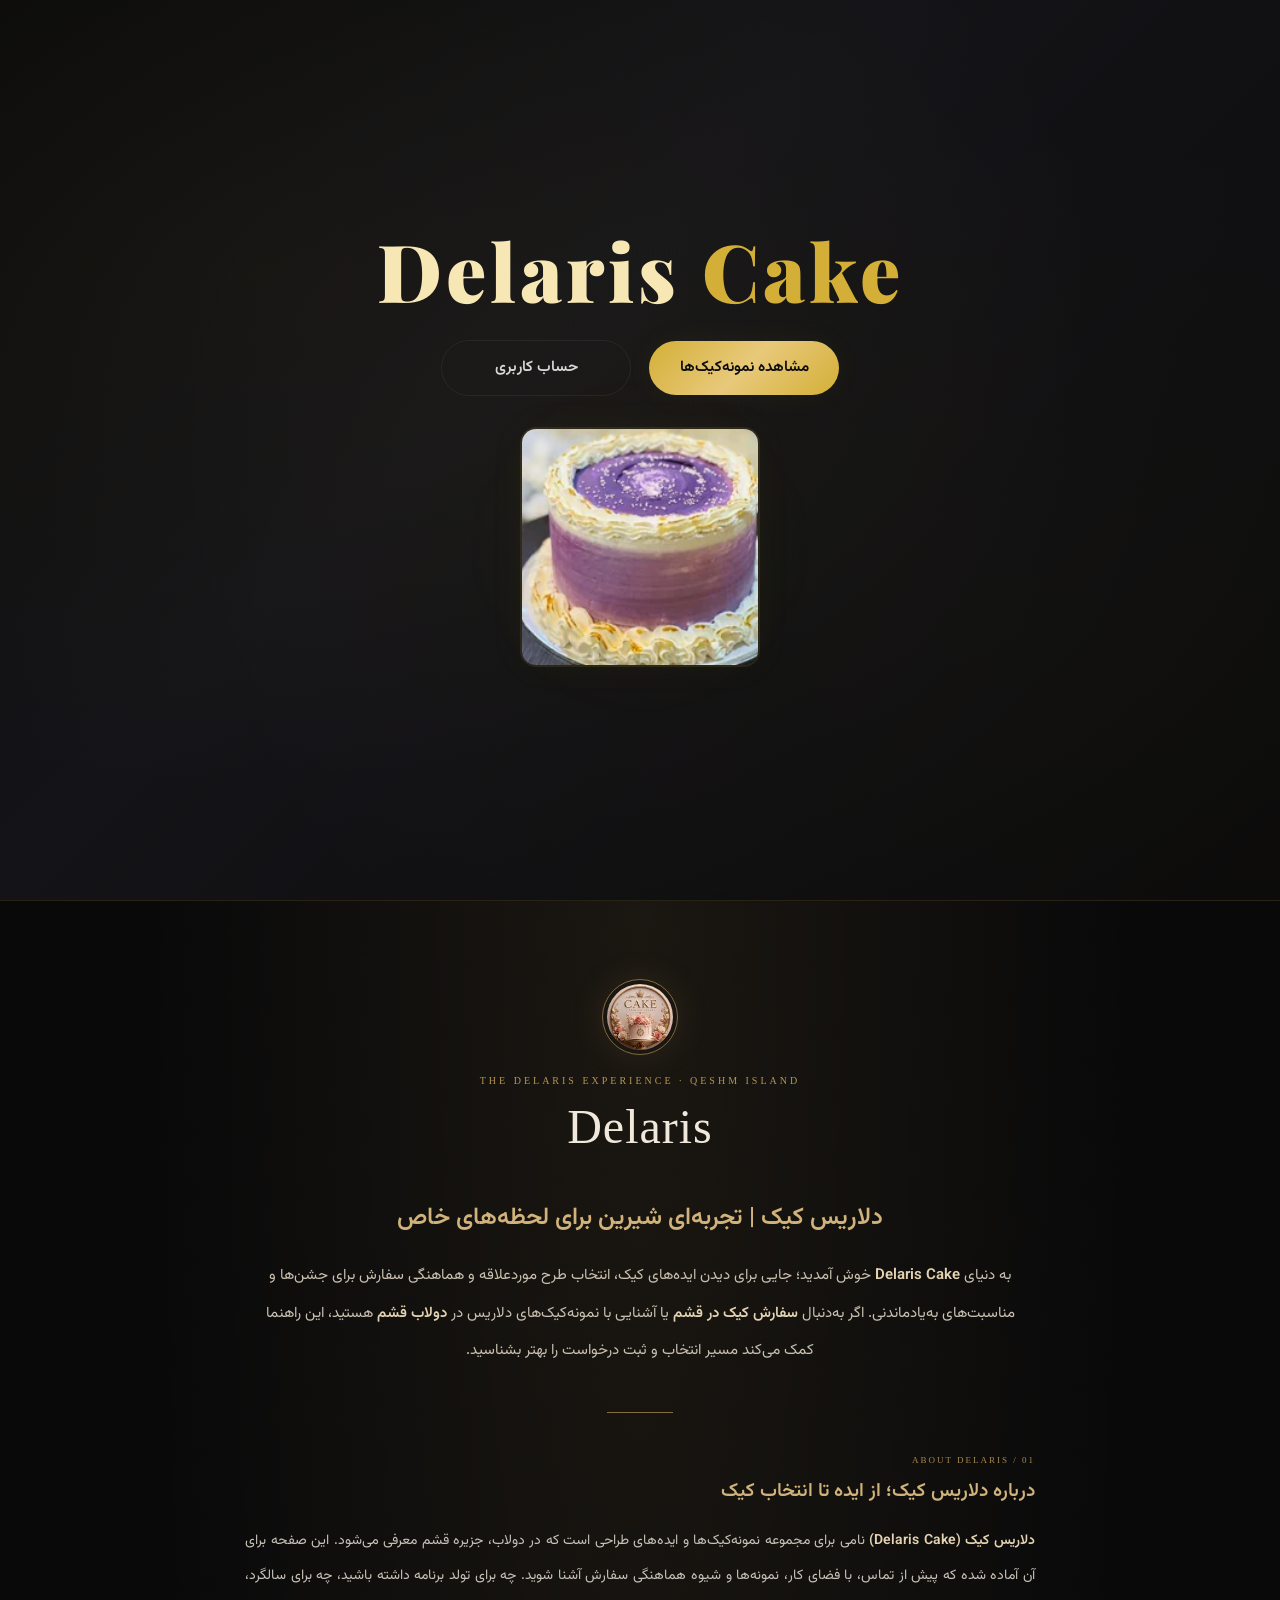
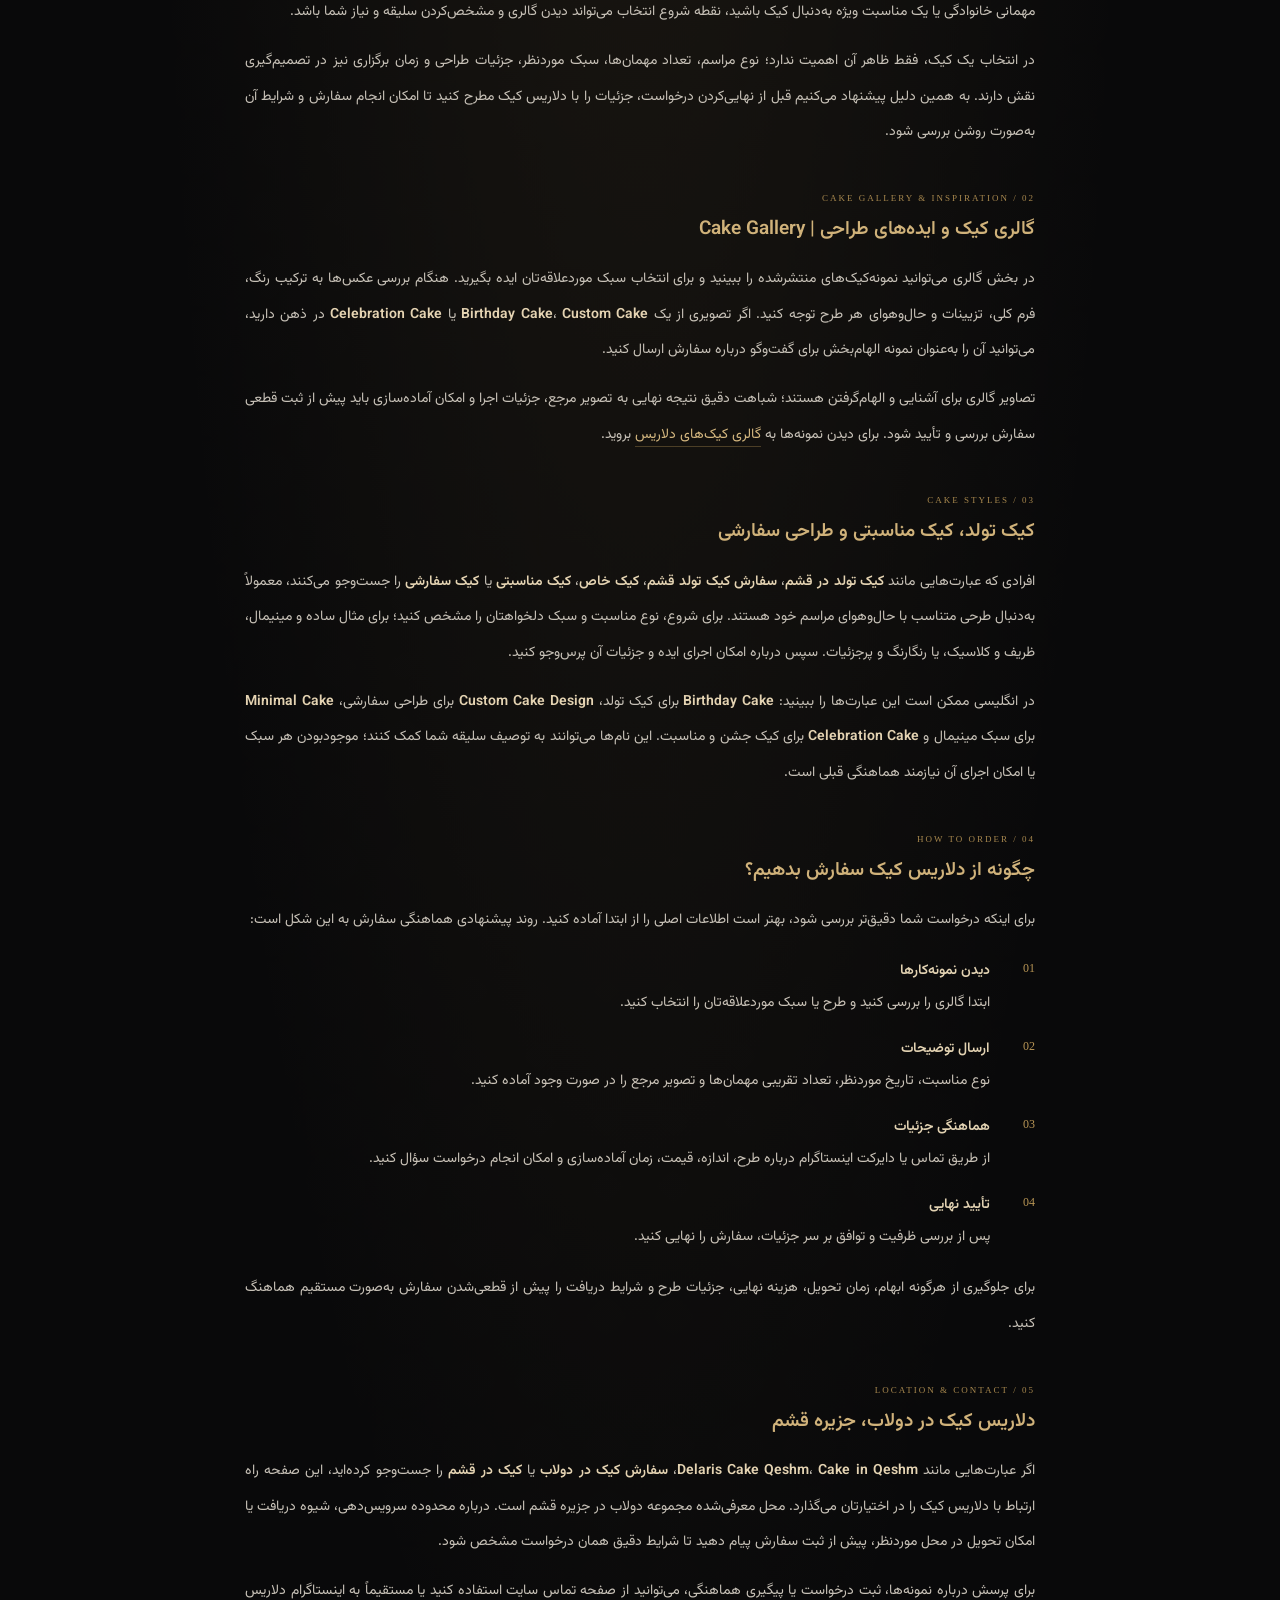
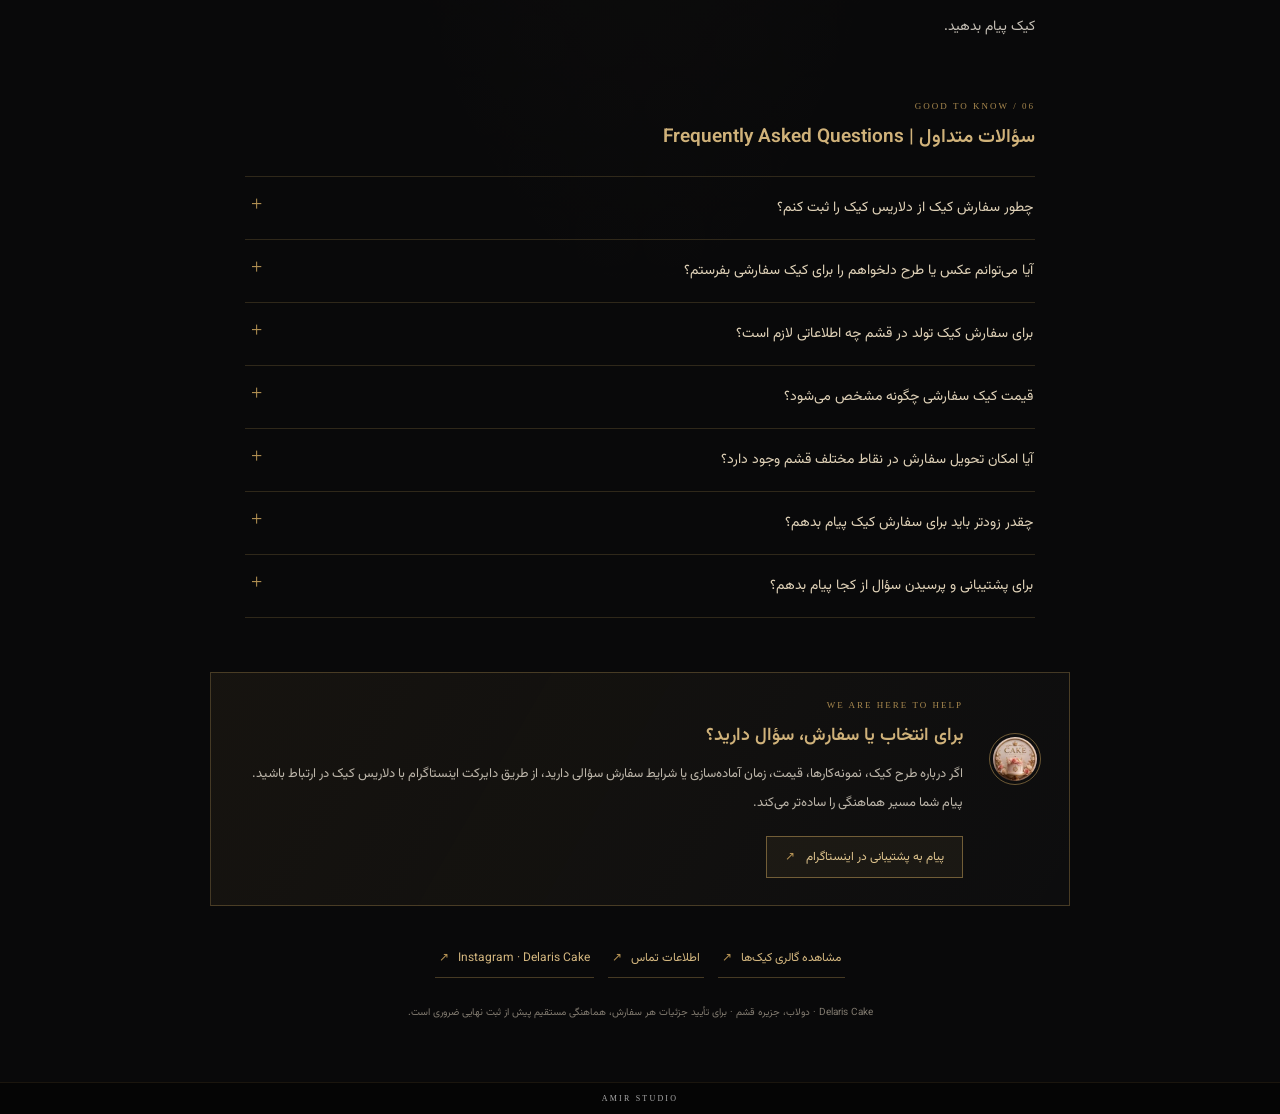
<file: index.html>
<!DOCTYPE html>
<html lang="fa">
<head>
    <meta charset="UTF-8" />
    <meta name="viewport" content="width=device-width, initial-scale=1, maximum-scale=1, user-scalable=no, viewport-fit=cover">
    <title>دلاریس کیک | Delaris Cake</title>
    <link rel="preconnect" href="https://fonts.googleapis.com" />
    <link rel="preconnect" href="https://fonts.gstatic.com" crossorigin />
    <link rel="preconnect" href="https://i.supaimg.com" />
    <link rel="preload" as="image" href="assets/optimized/hero-240.webp" imagesrcset="assets/optimized/hero-240.webp 240w, assets/optimized/hero-360.webp 360w, assets/optimized/hero-480.webp 480w, assets/optimized/hero-960.webp 960w" imagesizes="(max-width: 480px) 188px, 240px" fetchpriority="high" />
    <link rel="preload" as="style" href="https://fonts.googleapis.com/css2?family=Playfair+Display:wght@400;600;700;900&family=Vazirmatn:wght@300;400;600;700&display=swap" onload="this.onload=null;this.rel='stylesheet'" />
    <noscript><link href="https://fonts.googleapis.com/css2?family=Playfair+Display:wght@400;600;700;900&family=Vazirmatn:wght@300;400;600;700&display=swap" rel="stylesheet" /></noscript>
    
    <link rel="stylesheet" href="style.css" />
    <style>
      .seo-editorial{position:relative;isolation:isolate;overflow:hidden;padding:78px 22px 58px;background:radial-gradient(ellipse at 50% 0%,rgba(184,149,85,.10),transparent 55%),#09090a;border-top:1px solid rgba(184,149,85,.18);color:#d7d0c4}
      .seo-editorial-inner{max-width:860px;margin:0 auto}
      .seo-editorial-kicker,.seo-editorial-eyebrow{display:block;color:#b89555;font:10px Georgia,serif;letter-spacing:2.5px}
      .seo-brand-intro{text-align:center;margin:0 auto 34px}
      .seo-brand-logo{display:block;width:76px;height:76px;object-fit:cover;border-radius:50%;margin:0 auto 20px;border:1px solid rgba(184,149,85,.65);padding:4px;box-shadow:0 0 34px rgba(184,149,85,.13)}
      .seo-editorial-kicker{text-align:center;margin-bottom:12px;letter-spacing:3px}
      .seo-editorial h2{text-align:center;color:#f0e8da;font:500 clamp(34px,6vw,48px)/1.2 Georgia,serif;letter-spacing:1px;margin:0 0 5px}
      .seo-brand-subtitle{color:#c5a66d;font:11px Georgia,serif;letter-spacing:4px;margin-top:8px}
      .seo-brand-caption{color:#8f887d;font:9px Georgia,serif;letter-spacing:2px;margin:18px 0 0}
      .seo-persian-title{text-align:center;color:#d0b27a;font:600 clamp(19px,3.5vw,24px)/1.9 'Vazirmatn',sans-serif;margin:40px 0 16px}
      .seo-editorial-lead{text-align:center;max-width:760px;margin:0 auto;color:#c9c0b1;font-size:15px;line-height:2.5}
      .seo-editorial strong{color:#e4d3b2;font-weight:600}
      .seo-editorial a:not(.seo-support-button){color:#d4b77f;text-decoration:none;border-bottom:1px solid rgba(184,149,85,.35)}
      .seo-editorial a:hover{color:#f1dfb8}
      .seo-editorial-rule{width:66px;height:1px;background:#a98a55;margin:42px auto;opacity:.75}
      .seo-editorial-block{margin:0 auto 42px;max-width:790px}
      .seo-editorial-eyebrow{margin-bottom:9px;font-size:9px;letter-spacing:2px;opacity:.9}
      .seo-editorial-block h3,.seo-faq h3,.seo-support-copy h3{font-size:19px;font-weight:600;color:#d0b27a;margin:0 0 14px;line-height:1.9}
      .seo-editorial-block p{font-size:14px;line-height:2.55;color:#c7c1b7;margin:0 0 13px;text-align:justify}
      .seo-editorial-steps{list-style:none;padding:0;margin:18px 0;display:grid;gap:15px}
      .seo-editorial-steps li{display:flex;align-items:flex-start;gap:14px;color:#c9c2b7;font-size:14px;line-height:2.25}
      .seo-editorial-steps li>span{flex:0 0 31px;color:#b89555;font:12px Georgia,serif;padding-top:5px}
      .seo-editorial-steps li strong{color:#e2d2b2}
      .seo-faq{max-width:790px;margin:56px auto 44px}
      .seo-faq h3{margin-bottom:20px}
      .seo-faq-item{border-top:1px solid rgba(184,149,85,.22);padding:0 2px}
      .seo-faq-item:last-child{border-bottom:1px solid rgba(184,149,85,.22)}
      .seo-faq-item summary{cursor:pointer;list-style:none;position:relative;padding:17px 0 17px 30px;color:#e0d2b8;font-size:14px;line-height:2}
      .seo-faq-item summary::-webkit-details-marker{display:none}
      .seo-faq-item summary:after{content:'+';position:absolute;left:4px;top:16px;color:#b89555;font:20px Georgia,serif}
      .seo-faq-item[open] summary:after{content:'−'}
      .seo-faq-item p{margin:0;padding:0 0 18px;color:#bdb6aa;font-size:13px;line-height:2.35}
      .seo-support-panel{display:grid;grid-template-columns:58px 1fr;gap:8px 20px;align-items:center;margin:54px 0 30px;padding:27px 28px;border:1px solid rgba(184,149,85,.32);background:linear-gradient(120deg,rgba(184,149,85,.08),rgba(255,255,255,.015));}
      .seo-support-mark{width:52px;height:52px;display:block;object-fit:cover;border:1px solid rgba(184,149,85,.55);border-radius:50%;padding:3px}
      .seo-support-copy h3{margin:0 0 6px;font-size:18px}
      .seo-support-copy p{margin:0;color:#bdb6aa;font-size:13px;line-height:2.25}
      .seo-support-button{grid-column:2;justify-self:start;margin-top:10px;padding:11px 18px;border:1px solid rgba(184,149,85,.55);color:#e0c58e;background:rgba(184,149,85,.07);font:12px 'Vazirmatn',sans-serif;text-decoration:none;transition:.25s}
      .seo-support-button:hover{background:rgba(184,149,85,.15)}
      .seo-support-button span{margin-right:8px;color:#b89555}
      .seo-editorial-links{display:flex;justify-content:center;flex-wrap:wrap;gap:14px;margin:34px 0 18px}
      .seo-editorial-links a{padding:8px 4px;font-size:12px}
      .seo-editorial-links a span{color:#b89555;margin-right:6px}
      .seo-editorial-note{text-align:center;color:#827b70;font-size:10px;line-height:2.2;margin:24px 0 0}
      @media(max-width:600px){.seo-editorial{padding:58px 20px 42px}.seo-editorial-lead{font-size:14px;line-height:2.35}.seo-editorial-block h3,.seo-faq h3{font-size:17px}.seo-editorial-block p{font-size:13px;line-height:2.4}.seo-editorial-steps li{font-size:13px}.seo-support-panel{grid-template-columns:42px 1fr;padding:20px 16px;gap:8px 13px}.seo-support-mark{width:40px;height:40px}.seo-support-copy h3{font-size:16px}.seo-support-button{grid-column:1/-1;justify-self:stretch;text-align:center}.seo-editorial-links{gap:10px 16px}}
    </style><meta name="description" content="برای سفارش کیک در قشم، نمونه‌کیک‌های دلاریس کیک در دولاب را ببینید و درباره طرح دلخواه و زمان آماده‌سازی هماهنگ کنید. تماس و سفارش از طریق تلفن یا اینستاگرام.">
<link rel="canonical" href="https://amir-studio.github.io/DelarisCake/">
<meta name="robots" content="index,follow,max-image-preview:large">
<meta name="google-site-verification" content="fJ2N0Z2mP9tBPMzV_aHJ3u5ba_6Dje8ocIAYAIMTsG8">
<meta property="og:type" content="website">
<meta property="og:title" content="دلاریس کیک | Delaris Cake">
<meta property="og:description" content="نمونه‌کیک‌های دلاریس کیک در دولاب قشم را ببینید و برای هماهنگی طرح دلخواه و زمان سفارش با ما در ارتباط باشید.">
<meta property="og:url" content="https://amir-studio.github.io/DelarisCake/">
<meta property="og:site_name" content="دلاریس کیک">
<meta name="application-name" content="دلاریس کیک">
<meta property="og:image" content="https://amir-studio.github.io/DelarisCake/assets/optimized/hero-social-1200.jpg">
<meta name="twitter:title" content="دلاریس کیک | Delaris Cake">
<meta name="twitter:description" content="نمونه‌کیک‌های دلاریس کیک در دولاب قشم را ببینید و برای سفارش و هماهنگی با ما در ارتباط باشید.">
<meta name="theme-color" content="#0b0b0d">
<meta name="twitter:card" content="summary_large_image">
<script type="application/ld+json">{"@context":"https://schema.org","@type":"Bakery","name":"دلاریس کیک","alternateName":"Delaris Cake","url":"https://amir-studio.github.io/DelarisCake/","image":"https://amir-studio.github.io/DelarisCake/assets/optimized/hero-social-1200.jpg","logo":"https://amir-studio.github.io/DelarisCake/assets/optimized/logo-116.webp","telephone":"+989179131037","address":{"@type":"PostalAddress","addressLocality":"دولاب","addressRegion":"قشم","addressCountry":"IR"},"sameAs":["https://www.instagram.com/delaris_cake07/"],"inLanguage":"fa","description":"سفارش کیک در دولاب قشم؛ مشاهده نمونه‌کیک‌ها و هماهنگی سفارش با دلاریس کیک از طریق تلفن یا اینستاگرام.","areaServed":{"@type":"Place","name":"دولاب، قشم، ایران"},"contactPoint":{"@type":"ContactPoint","telephone":"+989179131037","contactType":"customer service","availableLanguage":"Persian"}}</script>
    <script type="application/ld+json">{"@context":"https://schema.org","@type":"WebSite","name":"دلاریس کیک","alternateName":["Delaris Cake","Delaris"],"url":"https://amir-studio.github.io/DelarisCake/","inLanguage":"fa"}</script>
    <link rel="icon" type="image/png" href="/DelarisCake/Logos.DelarisCake.1.png?v=1" sizes="96x96">
<link rel="shortcut icon" type="image/png" href="/DelarisCake/Logos.DelarisCake.1.png?v=1">
<link rel="apple-touch-icon" href="/DelarisCake/Logos.DelarisCake.1.png?v=1">
</head>
<body>

    <!-- ============================================================ -->
    <!-- اسپلش اسکرین                                                -->
    <!-- ============================================================ -->
    <div class="splash hidden" id="splash" aria-hidden="true">
        <div class="splash-content">
            <p class="splash-en">Delaris</p>
            
        </div>
    </div>

    <!-- ============================================================ -->
    <!-- هیرو (عکس مربعی زیر دکمه‌ها)                                -->
    <!-- ============================================================ -->
    <section class="hero" id="hero" aria-label="Delaris Cake">
        <div class="hero-bg-luxury"></div>
        <div class="hero-container">
            <div class="hero-content">
                
                <h1 class="hero-title">Delaris <span class="gold">Cake</span></h1>
                <div class="hero-buttons">
                    <a href="dashboard.html?gallery=20261113#gallery" class="btn-primary">مشاهده نمونه‌کیک‌ها</a>
                    <a href="menu.html" class="btn-secondary">حساب کاربری</a>
                    
                </div>
                <div class="hero-image-wrapper">
                    <div class="hero-glow-ring-square"></div>
                    <img src="assets/optimized/hero-240.webp" srcset="assets/optimized/hero-240.webp 240w, assets/optimized/hero-360.webp 360w, assets/optimized/hero-480.webp 480w, assets/optimized/hero-960.webp 960w" sizes="(max-width: 480px) 188px, 240px"
                         alt="Delaris Cake — نمونه کیک دلاریس در قشم"
                         class="hero-image-square"
                         width="240" height="240"
                         fetchpriority="high" decoding="async" />
                </div>
            </div>
        </div>
    </section>
    <main class="seo-editorial" aria-labelledby="seo-editorial-title">
      <div class="seo-editorial-inner">
        <div class="seo-brand-intro">
          <img class="seo-brand-logo" width="76" height="76" decoding="async" src="assets/optimized/logo-116.webp" alt="لوگوی دلاریس کیک | Delaris Cake" loading="lazy" />
          <div class="seo-editorial-kicker">THE DELARIS EXPERIENCE · QESHM ISLAND</div>
          <h2 id="seo-editorial-title">Delaris</h2>
          
        </div>
        <h3 class="seo-persian-title">دلاریس کیک | تجربه‌ای شیرین برای لحظه‌های خاص</h3>
        <p class="seo-editorial-lead">به دنیای <strong>Delaris Cake</strong> خوش آمدید؛ جایی برای دیدن ایده‌های کیک، انتخاب طرح موردعلاقه و هماهنگی سفارش برای جشن‌ها و مناسبت‌های به‌یادماندنی. اگر به‌دنبال <strong>سفارش کیک در قشم</strong> یا آشنایی با نمونه‌کیک‌های دلاریس در <strong>دولاب قشم</strong> هستید، این راهنما کمک می‌کند مسیر انتخاب و ثبت درخواست را بهتر بشناسید.</p>

        <div class="seo-editorial-rule"></div>

        <section class="seo-editorial-block">
          <span class="seo-editorial-eyebrow">01 / ABOUT DELARIS</span>
          <h3>درباره دلاریس کیک؛ از ایده تا انتخاب کیک</h3>
          <p><strong>دلاریس کیک (Delaris Cake)</strong> نامی برای مجموعه نمونه‌کیک‌ها و ایده‌های طراحی است که در دولاب، جزیره قشم معرفی می‌شود. این صفحه برای آن آماده شده که پیش از تماس، با فضای کار، نمونه‌ها و شیوه هماهنگی سفارش آشنا شوید. چه برای تولد برنامه داشته باشید، چه برای سالگرد، مهمانی خانوادگی یا یک مناسبت ویژه به‌دنبال کیک باشید، نقطه شروع انتخاب می‌تواند دیدن گالری و مشخص‌کردن سلیقه و نیاز شما باشد.</p>
          <p>در انتخاب یک کیک، فقط ظاهر آن اهمیت ندارد؛ نوع مراسم، تعداد مهمان‌ها، سبک موردنظر، جزئیات طراحی و زمان برگزاری نیز در تصمیم‌گیری نقش دارند. به همین دلیل پیشنهاد می‌کنیم قبل از نهایی‌کردن درخواست، جزئیات را با دلاریس کیک مطرح کنید تا امکان انجام سفارش و شرایط آن به‌صورت روشن بررسی شود.</p>
        </section>

        <section class="seo-editorial-block">
          <span class="seo-editorial-eyebrow">02 / CAKE GALLERY & INSPIRATION</span>
          <h3>گالری کیک و ایده‌های طراحی | Cake Gallery</h3>
          <p>در بخش گالری می‌توانید نمونه‌کیک‌های منتشرشده را ببینید و برای انتخاب سبک موردعلاقه‌تان ایده بگیرید. هنگام بررسی عکس‌ها به ترکیب رنگ، فرم کلی، تزیینات و حال‌وهوای هر طرح توجه کنید. اگر تصویری از یک <strong>Birthday Cake</strong>، <strong>Custom Cake</strong> یا <strong>Celebration Cake</strong> در ذهن دارید، می‌توانید آن را به‌عنوان نمونه الهام‌بخش برای گفت‌وگو درباره سفارش ارسال کنید.</p>
          <p>تصاویر گالری برای آشنایی و الهام‌گرفتن هستند؛ شباهت دقیق نتیجه نهایی به تصویر مرجع، جزئیات اجرا و امکان آماده‌سازی باید پیش از ثبت قطعی سفارش بررسی و تأیید شود. برای دیدن نمونه‌ها به <a href="dashboard.html#gallery">گالری کیک‌های دلاریس</a> بروید.</p>
        </section>

        <section class="seo-editorial-block">
          <span class="seo-editorial-eyebrow">03 / CAKE STYLES</span>
          <h3>کیک تولد، کیک مناسبتی و طراحی سفارشی</h3>
          <p>افرادی که عبارت‌هایی مانند <strong>کیک تولد در قشم</strong>، <strong>سفارش کیک تولد قشم</strong>، <strong>کیک خاص</strong>، <strong>کیک مناسبتی</strong> یا <strong>کیک سفارشی</strong> را جست‌وجو می‌کنند، معمولاً به‌دنبال طرحی متناسب با حال‌وهوای مراسم خود هستند. برای شروع، نوع مناسبت و سبک دلخواهتان را مشخص کنید؛ برای مثال ساده و مینیمال، ظریف و کلاسیک، یا رنگارنگ و پرجزئیات. سپس درباره امکان اجرای ایده و جزئیات آن پرس‌وجو کنید.</p>
          <p>در انگلیسی ممکن است این عبارت‌ها را ببینید: <strong>Birthday Cake</strong> برای کیک تولد، <strong>Custom Cake Design</strong> برای طراحی سفارشی، <strong>Minimal Cake</strong> برای سبک مینیمال و <strong>Celebration Cake</strong> برای کیک جشن و مناسبت. این نام‌ها می‌توانند به توصیف سلیقه شما کمک کنند؛ موجودبودن هر سبک یا امکان اجرای آن نیازمند هماهنگی قبلی است.</p>
        </section>

        <section class="seo-editorial-block">
          <span class="seo-editorial-eyebrow">04 / HOW TO ORDER</span>
          <h3>چگونه از دلاریس کیک سفارش بدهیم؟</h3>
          <p>برای اینکه درخواست شما دقیق‌تر بررسی شود، بهتر است اطلاعات اصلی را از ابتدا آماده کنید. روند پیشنهادی هماهنگی سفارش به این شکل است:</p>
          <ol class="seo-editorial-steps">
            <li><span>01</span><div><strong>دیدن نمونه‌کارها</strong><br>ابتدا گالری را بررسی کنید و طرح یا سبک موردعلاقه‌تان را انتخاب کنید.</div></li>
            <li><span>02</span><div><strong>ارسال توضیحات</strong><br>نوع مناسبت، تاریخ موردنظر، تعداد تقریبی مهمان‌ها و تصویر مرجع را در صورت وجود آماده کنید.</div></li>
            <li><span>03</span><div><strong>هماهنگی جزئیات</strong><br>از طریق تماس یا دایرکت اینستاگرام درباره طرح، اندازه، قیمت، زمان آماده‌سازی و امکان انجام درخواست سؤال کنید.</div></li>
            <li><span>04</span><div><strong>تأیید نهایی</strong><br>پس از بررسی ظرفیت و توافق بر سر جزئیات، سفارش را نهایی کنید.</div></li>
          </ol>
          <p>برای جلوگیری از هرگونه ابهام، زمان تحویل، هزینه نهایی، جزئیات طرح و شرایط دریافت را پیش از قطعی‌شدن سفارش به‌صورت مستقیم هماهنگ کنید.</p>
        </section>

        <section class="seo-editorial-block">
          <span class="seo-editorial-eyebrow">05 / LOCATION & CONTACT</span>
          <h3>دلاریس کیک در دولاب، جزیره قشم</h3>
          <p>اگر عبارت‌هایی مانند <strong>Delaris Cake Qeshm</strong>، <strong>Cake in Qeshm</strong>، <strong>سفارش کیک در دولاب</strong> یا <strong>کیک در قشم</strong> را جست‌وجو کرده‌اید، این صفحه راه ارتباط با دلاریس کیک را در اختیارتان می‌گذارد. محل معرفی‌شده مجموعه دولاب در جزیره قشم است. درباره محدوده سرویس‌دهی، شیوه دریافت یا امکان تحویل در محل موردنظر، پیش از ثبت سفارش پیام دهید تا شرایط دقیق همان درخواست مشخص شود.</p>
          <p>برای پرسش درباره نمونه‌ها، ثبت درخواست یا پیگیری هماهنگی، می‌توانید از صفحه تماس سایت استفاده کنید یا مستقیماً به اینستاگرام دلاریس کیک پیام بدهید.</p>
        </section>

        <section class="seo-faq" aria-labelledby="seo-faq-title">
          <span class="seo-editorial-eyebrow">06 / GOOD TO KNOW</span>
          <h3 id="seo-faq-title">سؤالات متداول | Frequently Asked Questions</h3>
          <details class="seo-faq-item">
            <summary>چطور سفارش کیک از دلاریس کیک را ثبت کنم؟</summary>
            <p>ابتدا نمونه‌ها را در گالری ببینید، سپس نوع مناسبت، تاریخ موردنظر و ایده یا تصویر دلخواهتان را از طریق تماس یا دایرکت اینستاگرام ارسال کنید. سفارش پس از بررسی جزئیات و تأیید شرایط نهایی می‌شود.</p>
          </details>
          <details class="seo-faq-item">
            <summary>آیا می‌توانم عکس یا طرح دلخواهم را برای کیک سفارشی بفرستم؟</summary>
            <p>بله، می‌توانید تصویر مرجع یا توضیح طرح موردنظرتان را برای بررسی ارسال کنید. امکان اجرا، جزئیات طراحی و شرایط سفارش باید پیش از تأیید نهایی هماهنگ شود.</p>
          </details>
          <details class="seo-faq-item">
            <summary>برای سفارش کیک تولد در قشم چه اطلاعاتی لازم است؟</summary>
            <p>بهتر است تاریخ مراسم، تعداد تقریبی مهمان‌ها، سبک یا تصویر دلخواه و هر توضیح مهم دیگری را آماده داشته باشید. درباره اندازه، قیمت و زمان آماده‌سازی نیز هنگام هماهنگی سؤال کنید.</p>
          </details>
          <details class="seo-faq-item">
            <summary>قیمت کیک سفارشی چگونه مشخص می‌شود؟</summary>
            <p>قیمت به جزئیات درخواست و شرایط سفارش بستگی دارد. برای دریافت اطلاعات دقیق، طرح، اندازه یا تعداد موردنیاز و تاریخ مدنظر را با پشتیبانی مطرح کنید؛ قیمت نهایی را پیش از ثبت قطعی سفارش تأیید بگیرید.</p>
          </details>
          <details class="seo-faq-item">
            <summary>آیا امکان تحویل سفارش در نقاط مختلف قشم وجود دارد؟</summary>
            <p>محدوده و روش تحویل را نمی‌توان برای همه سفارش‌ها یکسان فرض کرد. لطفاً محل موردنظر و تاریخ سفارش را پیش از نهایی‌کردن با مجموعه هماهنگ کنید.</p>
          </details>
          <details class="seo-faq-item">
            <summary>چقدر زودتر باید برای سفارش کیک پیام بدهم؟</summary>
            <p>زمان لازم به نوع طرح، جزئیات سفارش و ظرفیت همان تاریخ بستگی دارد. بهتر است هرچه زودتر تاریخ مراسم را اعلام کنید تا امکان آماده‌سازی بررسی شود.</p>
          </details>
          <details class="seo-faq-item">
            <summary>برای پشتیبانی و پرسیدن سؤال از کجا پیام بدهم؟</summary>
            <p>برای پرسش درباره نمونه‌کیک‌ها، شرایط سفارش، قیمت یا پیگیری درخواست می‌توانید به صفحه اینستاگرام دلاریس کیک پیام دایرکت بدهید. لطفاً در پیام خود تاریخ مراسم و توضیح کوتاهی درباره درخواستتان بنویسید.</p>
          </details>
        </section>

        <section class="seo-support-panel">
          <img class="seo-support-mark" src="assets/optimized/logo-116.webp" alt="لوگوی دلاریس کیک" loading="lazy" />
          <div class="seo-support-copy">
            <span class="seo-editorial-eyebrow">WE ARE HERE TO HELP</span>
            <h3>برای انتخاب یا سفارش، سؤال دارید؟</h3>
            <p>اگر درباره طرح کیک، نمونه‌کارها، قیمت، زمان آماده‌سازی یا شرایط سفارش سؤالی دارید، از طریق دایرکت اینستاگرام با دلاریس کیک در ارتباط باشید. پیام شما مسیر هماهنگی را ساده‌تر می‌کند.</p>
          </div>
          <a class="seo-support-button" href="https://www.instagram.com/delaris_cake07/" target="_blank" rel="noopener noreferrer">پیام به پشتیبانی در اینستاگرام <span>↗</span></a>
        </section>

        <div class="seo-editorial-links">
          <a href="dashboard.html#gallery">مشاهده گالری کیک‌ها <span>↗</span></a>
          <a href="dashboard.html#contact">اطلاعات تماس <span>↗</span></a>
          <a href="https://www.instagram.com/delaris_cake07/" target="_blank" rel="noopener noreferrer">Instagram · Delaris Cake <span>↗</span></a>
        </div>
        <p class="seo-editorial-note">Delaris Cake · دولاب، جزیره قشم · برای تأیید جزئیات هر سفارش، هماهنگی مستقیم پیش از ثبت نهایی ضروری است.</p>
      </div>
    </main>

    <script src="supabase-config.js"></script>
    <script src="home.js" defer></script>

<footer id="amirstudio-brand-footer" aria-label="AmirStudio" style="box-sizing:border-box;display:flex;justify-content:center;align-items:center;margin:0;padding:11px 12px;background:#050505;border-top:1px solid rgba(184,149,85,.12);direction:ltr"><span style="font:8px Georgia,serif;letter-spacing:2.2px;color:#746b5d;opacity:.42">AMIR STUDIO</span></footer>

</body>
</html>
</file>
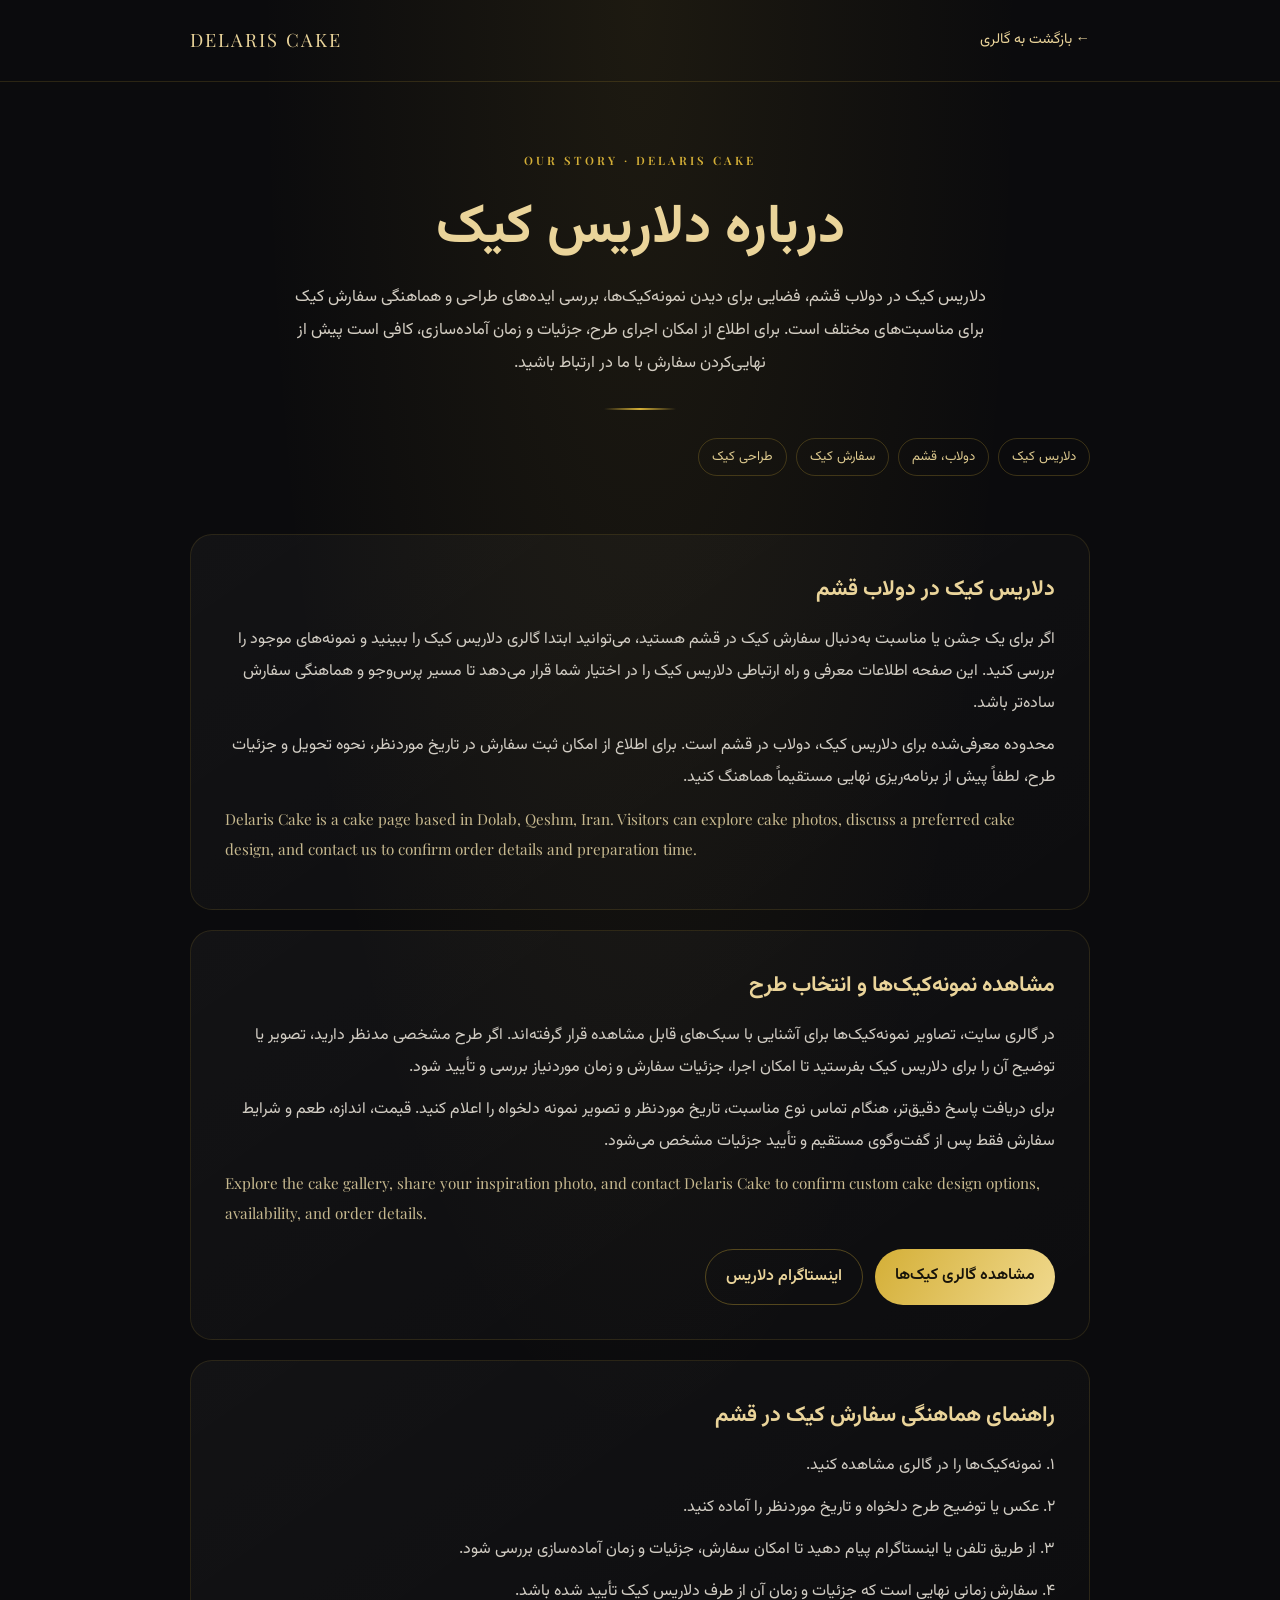
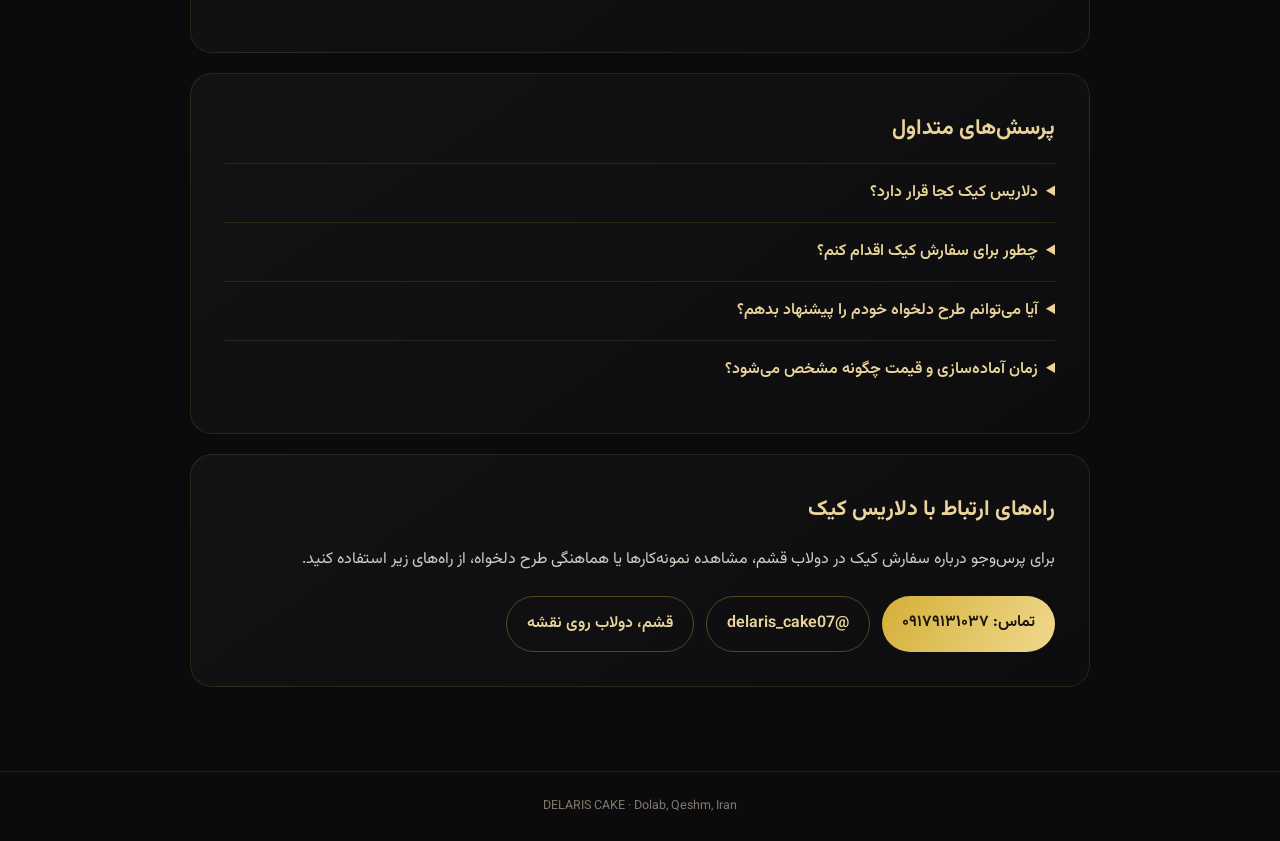
<file: about.html>
<!DOCTYPE html>
<html lang="fa" dir="rtl">
<head>
  <meta charset="UTF-8">
  <meta name="viewport" content="width=device-width, initial-scale=1, maximum-scale=1, user-scalable=no, viewport-fit=cover">
  <title>درباره دلاریس کیک | سفارش و طراحی کیک در دولاب قشم</title>
  <meta name="description" content="با دلاریس کیک در دولاب قشم آشنا شوید؛ مشاهده نمونه‌کیک‌ها، بررسی ایده‌های طراحی و هماهنگی سفارش کیک در قشم از طریق تلفن و اینستاگرام.">
  <meta name="robots" content="index,follow,max-image-preview:large">
  <link rel="canonical" href="https://amir-studio.github.io/DelarisCake/about.html">
  <meta name="theme-color" content="#0b0b0d">
  <meta property="og:type" content="website">
  <meta property="og:title" content="درباره دلاریس کیک | Delaris Cake">
  <meta property="og:description" content="معرفی دلاریس کیک در دولاب قشم و راهنمای مشاهده نمونه‌کارها و هماهنگی سفارش.">
  <meta property="og:url" content="https://amir-studio.github.io/DelarisCake/about.html">
  <meta property="og:image" content="https://amir-studio.github.io/DelarisCake/assets/optimized/hero-social-1200.jpg">
  <meta name="twitter:card" content="summary_large_image">
  <meta name="twitter:title" content="درباره دلاریس کیک | Delaris Cake">
  <meta name="twitter:description" content="آشنایی با دلاریس کیک در دولاب قشم و راه‌های هماهنگی سفارش کیک.">
  <link rel="preconnect" href="https://fonts.googleapis.com">
  <link href="https://fonts.googleapis.com/css2?family=Playfair+Display:wght@400;600;700&family=Vazirmatn:wght@300;400;500;600;700&display=swap" rel="stylesheet">
  <style>
    :root{--gold:#d4af37;--gold2:#ead49a;--bg:#0b0b0d;--card:#131316;--text:#eee9df;--muted:#aaa39a}
    *{box-sizing:border-box}
    html{scroll-behavior:smooth}
    body{margin:0;background:radial-gradient(ellipse at 50% 0,rgba(212,175,55,.09),transparent 42%),var(--bg);color:var(--text);font-family:Vazirmatn,sans-serif;line-height:2}
    a{color:inherit}
    .wrap{width:min(900px,92%);margin:auto}
    header{padding:22px 0;border-bottom:1px solid rgba(212,175,55,.16)}
    .top{display:flex;justify-content:space-between;align-items:center;gap:16px}
    .brand{font-family:'Playfair Display',serif;letter-spacing:2px;color:var(--gold2);font-size:1.15rem}
    .back{color:var(--gold2);text-decoration:none;font-size:.9rem}
    .hero{text-align:center;padding:64px 0 38px}
    .eyebrow{color:var(--gold);letter-spacing:3px;font:600 .72rem 'Playfair Display',serif}
    h1{font-size:clamp(2rem,6vw,3.4rem);line-height:1.45;color:var(--gold2);margin:12px 0}
    .lead{max-width:720px;margin:0 auto;color:#d3cdc2;font-size:1.03rem}
    .rule{width:72px;height:2px;background:linear-gradient(90deg,transparent,var(--gold),transparent);margin:28px auto}
    main{padding-bottom:64px}
    section{background:linear-gradient(145deg,rgba(255,255,255,.035),rgba(255,255,255,.012));border:1px solid rgba(212,175,55,.13);border-radius:22px;padding:clamp(20px,4vw,34px);margin:20px 0}
    h2{font-size:1.35rem;color:var(--gold2);margin:0 0 12px}
    p{margin:10px 0;color:#d2cdc4}
    .en{direction:ltr;text-align:left;font-family:'Playfair Display',serif;color:#c7b98f;font-size:.95rem}
    .chips{display:flex;flex-wrap:wrap;gap:9px;margin-top:18px}
    .chip{border:1px solid rgba(212,175,55,.24);border-radius:30px;padding:5px 13px;color:#ddc98e;font-size:.82rem}
    .actions{display:flex;flex-wrap:wrap;gap:12px;margin-top:20px}
    .btn{display:inline-block;padding:11px 20px;border-radius:30px;text-decoration:none;font-weight:600}
    .primary{background:linear-gradient(120deg,#d4af37,#f0d98e);color:#17130a}
    .secondary{border:1px solid rgba(212,175,55,.35);color:var(--gold2)}
    .faq details{border-top:1px solid rgba(212,175,55,.14);padding:13px 0}
    .faq summary{cursor:pointer;color:var(--gold2);font-weight:600}
    footer{text-align:center;padding:22px;color:#81796b;font-size:.78rem;border-top:1px solid rgba(212,175,55,.12)}
    @media(max-width:600px){.hero{padding:45px 0 25px}.top{align-items:flex-start}.brand{font-size:1rem}section{border-radius:16px}}
  </style>
  <script type="application/ld+json">
  {
    "@context":"https://schema.org",
    "@type":"AboutPage",
    "name":"درباره دلاریس کیک",
    "url":"https://amir-studio.github.io/DelarisCake/about.html",
    "inLanguage":["fa","en"],
    "mainEntity":{
      "@type":"Bakery",
      "name":"Delaris Cake",
      "alternateName":"دلاریس کیک",
      "url":"https://amir-studio.github.io/DelarisCake/",
      "telephone":"+989179131037",
      "image":"https://amir-studio.github.io/DelarisCake/assets/optimized/hero-social-1200.jpg",
      "address":{"@type":"PostalAddress","addressLocality":"دولاب","addressRegion":"قشم","addressCountry":"IR"},
      "sameAs":["https://www.instagram.com/delaris_cake07/"],
      "areaServed":{"@type":"Place","name":"دولاب، قشم، ایران"},
      "description":"دلاریس کیک در دولاب قشم؛ نمایش نمونه‌کیک‌ها و هماهنگی سفارش و طرح دلخواه از طریق تلفن یا اینستاگرام."
    }
  }
  </script>
    <link rel="icon" type="image/svg+xml" href="/DelarisCake/favicon.svg">
</head>
<body>
<header><div class="wrap top"><a class="back" href="dashboard.html">← بازگشت به گالری</a><span class="brand">DELARIS CAKE</span></div></header>
<div class="wrap">
  <div class="hero">
    <span class="eyebrow">OUR STORY · DELARIS CAKE</span>
    <h1>درباره دلاریس کیک</h1>
    <p class="lead">دلاریس کیک در دولاب قشم، فضایی برای دیدن نمونه‌کیک‌ها، بررسی ایده‌های طراحی و هماهنگی سفارش کیک برای مناسبت‌های مختلف است. برای اطلاع از امکان اجرای طرح، جزئیات و زمان آماده‌سازی، کافی است پیش از نهایی‌کردن سفارش با ما در ارتباط باشید.</p>
    <div class="rule"></div>
    <div class="chips"><span class="chip">دلاریس کیک</span><span class="chip">دولاب، قشم</span><span class="chip">سفارش کیک</span><span class="chip">طراحی کیک</span></div>
  </div>
  <main>
    <section>
      <h2>دلاریس کیک در دولاب قشم</h2>
      <p>اگر برای یک جشن یا مناسبت به‌دنبال سفارش کیک در قشم هستید، می‌توانید ابتدا گالری دلاریس کیک را ببینید و نمونه‌های موجود را بررسی کنید. این صفحه اطلاعات معرفی و راه ارتباطی دلاریس کیک را در اختیار شما قرار می‌دهد تا مسیر پرس‌وجو و هماهنگی سفارش ساده‌تر باشد.</p>
      <p>محدوده معرفی‌شده برای دلاریس کیک، دولاب در قشم است. برای اطلاع از امکان ثبت سفارش در تاریخ موردنظر، نحوه تحویل و جزئیات طرح، لطفاً پیش از برنامه‌ریزی نهایی مستقیماً هماهنگ کنید.</p>
      <p class="en">Delaris Cake is a cake page based in Dolab, Qeshm, Iran. Visitors can explore cake photos, discuss a preferred cake design, and contact us to confirm order details and preparation time.</p>
    </section>
    <section>
      <h2>مشاهده نمونه‌کیک‌ها و انتخاب طرح</h2>
      <p>در گالری سایت، تصاویر نمونه‌کیک‌ها برای آشنایی با سبک‌های قابل مشاهده قرار گرفته‌اند. اگر طرح مشخصی مدنظر دارید، تصویر یا توضیح آن را برای دلاریس کیک بفرستید تا امکان اجرا، جزئیات سفارش و زمان موردنیاز بررسی و تأیید شود.</p>
      <p>برای دریافت پاسخ دقیق‌تر، هنگام تماس نوع مناسبت، تاریخ موردنظر و تصویر نمونه دلخواه را اعلام کنید. قیمت، اندازه، طعم و شرایط سفارش فقط پس از گفت‌وگوی مستقیم و تأیید جزئیات مشخص می‌شود.</p>
      <p class="en">Explore the cake gallery, share your inspiration photo, and contact Delaris Cake to confirm custom cake design options, availability, and order details.</p>
      <div class="actions"><a class="btn primary" href="dashboard.html#gallery">مشاهده گالری کیک‌ها</a><a class="btn secondary" href="https://www.instagram.com/delaris_cake07/" target="_blank" rel="noopener noreferrer">اینستاگرام دلاریس</a></div>
    </section>
    <section>
      <h2>راهنمای هماهنگی سفارش کیک در قشم</h2>
      <p>۱. نمونه‌کیک‌ها را در گالری مشاهده کنید.</p>
      <p>۲. عکس یا توضیح طرح دلخواه و تاریخ موردنظر را آماده کنید.</p>
      <p>۳. از طریق تلفن یا اینستاگرام پیام دهید تا امکان سفارش، جزئیات و زمان آماده‌سازی بررسی شود.</p>
      <p>۴. سفارش زمانی نهایی است که جزئیات و زمان آن از طرف دلاریس کیک تأیید شده باشد.</p>
    </section>
    <section class="faq">
      <h2>پرسش‌های متداول</h2>
      <details><summary>دلاریس کیک کجا قرار دارد؟</summary><p>محدوده معرفی‌شده دلاریس کیک، دولاب در قشم است. برای جزئیات نشانی و هماهنگی مراجعه، از راه‌های ارتباطی سؤال کنید.</p></details>
      <details><summary>چطور برای سفارش کیک اقدام کنم؟</summary><p>از طریق شماره تماس ۰۹۱۷۹۱۳۱۰۳۷ یا صفحه اینستاگرام پیام دهید و طرح و تاریخ موردنظر را مطرح کنید.</p></details>
      <details><summary>آیا می‌توانم طرح دلخواه خودم را پیشنهاد بدهم؟</summary><p>می‌توانید تصویر یا توضیح طرح دلخواه را ارسال کنید؛ امکان اجرا و جزئیات آن باید پیش از ثبت نهایی با دلاریس کیک هماهنگ شود.</p></details>
      <details><summary>زمان آماده‌سازی و قیمت چگونه مشخص می‌شود؟</summary><p>زمان و هزینه به جزئیات هر سفارش بستگی دارد و پس از بررسی طرح، تاریخ و مشخصات موردنظر اعلام و تأیید می‌شود.</p></details>
    </section>
    <section>
      <h2>راه‌های ارتباط با دلاریس کیک</h2>
      <p>برای پرس‌وجو درباره سفارش کیک در دولاب قشم، مشاهده نمونه‌کارها یا هماهنگی طرح دلخواه، از راه‌های زیر استفاده کنید.</p>
      <div class="actions"><a class="btn primary" href="tel:+989179131037">تماس: ۰۹۱۷۹۱۳۱۰۳۷</a><a class="btn secondary" href="https://www.instagram.com/delaris_cake07/" target="_blank" rel="noopener noreferrer">@delaris_cake07</a><a class="btn secondary" href="https://www.google.com/maps/search/?api=1&query=%D9%82%D8%B4%D9%85%20%D8%AF%D9%88%D9%84%D8%A7%D8%A8" target="_blank" rel="noopener noreferrer">قشم، دولاب روی نقشه</a></div>
    </section>
  </main>
</div>
<footer>DELARIS CAKE · Dolab, Qeshm, Iran</footer>
</body>
</html>
</file>
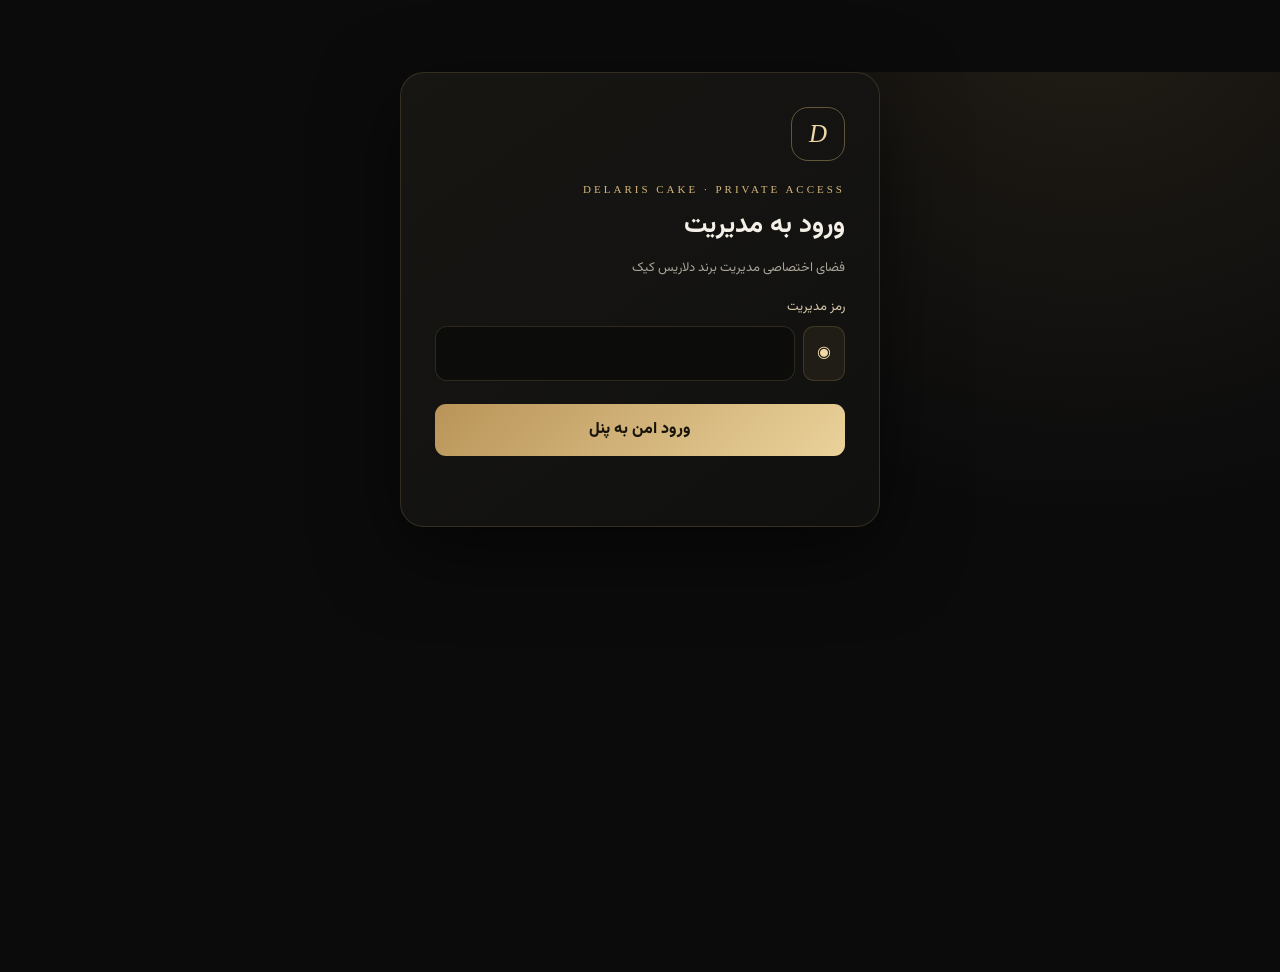
<file: admin.html>
<!doctype html>
<html lang="fa" dir="rtl">
<head>
<meta charset="utf-8"><meta name="viewport" content="width=device-width, initial-scale=1, maximum-scale=1, user-scalable=no, viewport-fit=cover">
<meta name="theme-color" content="#0b0b0c">
<meta name="robots" content="noindex,nofollow">
<title>مدیریت اختصاصی | Delaris Cake</title>
<link rel="icon" href="https://amir-studio.github.io/DelarisCake/assets/optimized/logo-116.webp?v=4">
<link rel="stylesheet" href="style.css">
<style>
@import url('https://fonts.googleapis.com/css2?family=Vazirmatn:wght@400;500;600;700;800&display=swap');
:root{--ad-bg:#0b0b0c;--ad-panel:#121211;--ad-panel2:#171613;--ad-line:rgba(213,181,112,.17);--ad-gold:#d7b879;--ad-gold2:#f0d9a6;--ad-text:#f4f0e7;--ad-muted:#aaa397;--ad-red:#e28f87;--ad-green:#a6d2ae}
*{box-sizing:border-box}body{margin:0;background:var(--ad-bg);color:var(--ad-text);font-family:Vazirmatn, sans-serif}
button,input,textarea,select{font:inherit}button{cursor:pointer}
.admin-page{min-height:100vh;background:radial-gradient(ellipse at 85% -10%,rgba(196,159,90,.12),transparent 38%),var(--ad-bg)}
.admin-login{width:min(480px,calc(100% - 28px));margin:8vh auto;padding:34px;border:1px solid var(--ad-line);border-radius:24px;background:linear-gradient(145deg,#171613,#10100f);box-shadow:0 24px 80px #0008}
.brand-mark{width:54px;height:54px;border:1px solid #d7b87966;border-radius:17px;display:grid;place-items:center;color:var(--ad-gold2);font:italic 25px Georgia,serif;margin-bottom:22px}
.kicker{font:11px Georgia,serif;letter-spacing:3px;color:var(--ad-gold);text-transform:uppercase}
.login-title{font-size:26px;margin:9px 0 7px}.muted{color:var(--ad-muted);font-size:13px;line-height:2}
.field{display:grid;gap:8px;margin:15px 0}.field label{font-size:13px;color:#d8c9a9}.field input,.field textarea,.field select{width:100%;min-width:0;border:1px solid var(--ad-line);border-radius:12px;background:#0c0c0b;color:var(--ad-text);padding:13px 14px;outline:none}.field input:focus,.field textarea:focus,.field select:focus{border-color:#d7b87999;box-shadow:0 0 0 3px #d7b87912}
.password-row{display:flex;gap:8px;direction:ltr}.password-row input{flex:1}.icon-btn{border:1px solid var(--ad-line);border-radius:11px;background:#201d17;color:var(--ad-gold2);padding:0 13px}
.primary-btn,.gold-btn{border:0;border-radius:11px;padding:12px 18px;background:linear-gradient(135deg,#b99458,#ead29a);color:#18140c;font-weight:800}.primary-btn{width:100%;margin-top:8px}.ghost-btn{border:1px solid var(--ad-line);border-radius:10px;padding:9px 13px;background:#ffffff06;color:var(--ad-gold2)}.danger-btn{border:1px solid #e28f874d;border-radius:10px;padding:9px 13px;background:#e28f8710;color:#f0aaa2}
.feedback{margin-top:14px;min-height:22px;font-size:13px;color:var(--ad-gold2);line-height:1.9}.feedback.error{color:#f0aaa2}.feedback.success{color:var(--ad-green)}
.shell{display:grid;grid-template-columns:250px minmax(0,1fr);min-height:100vh}
.sidebar{position:sticky;top:0;height:100vh;padding:26px 18px;border-left:1px solid var(--ad-line);background:#0d0d0c}
.side-brand{display:flex;align-items:center;gap:12px;padding:4px 7px 25px;border-bottom:1px solid var(--ad-line)}
.side-brand .brand-mark{width:44px;height:44px;margin:0;border-radius:14px}.side-brand strong{display:block;font-size:14px}.side-brand small{display:block;color:var(--ad-muted);font:10px Georgia,serif;letter-spacing:2px;margin-top:4px}
.nav-label{font-size:10px;color:#837b6c;letter-spacing:1.5px;margin:25px 12px 10px}
.nav-list{display:grid;gap:5px}.nav-item{display:flex;align-items:center;gap:12px;width:100%;text-align:right;border:1px solid transparent;border-radius:11px;background:transparent;color:#bcb5a8;padding:12px 13px;font-size:13px;transition:.2s}
.nav-item .nav-icon{width:21px;text-align:center;color:#a58b5c;font-size:16px}.nav-item:hover,.nav-item.active{background:linear-gradient(90deg,#d7b87914,#d7b87906);border-color:#d7b87922;color:#f4e7c8}.nav-item.active .nav-icon{color:var(--ad-gold2)}
.sidebar-foot{position:absolute;bottom:20px;right:18px;left:18px;border-top:1px solid var(--ad-line);padding-top:16px}
.main{min-width:0;padding:30px clamp(18px,3vw,42px) 60px;max-width:1600px;width:100%;margin:auto}
.topbar{display:flex;align-items:center;justify-content:space-between;gap:16px;margin-bottom:34px}
.topbar h1{font-size:23px;margin:0 0 4px}.topbar p{margin:0;color:var(--ad-muted);font-size:12px}
.top-actions{display:flex;gap:9px;align-items:center}.admin-pill{border:1px solid var(--ad-line);border-radius:30px;padding:8px 13px;color:#d7c7a4;font-size:11px}
.view{display:none}.view.active{display:block}
.section-head{display:flex;align-items:end;justify-content:space-between;gap:14px;margin-bottom:20px}.section-head h2{font-size:19px;margin:0 0 5px}.section-head p{font-size:12px;color:var(--ad-muted);margin:0}
.stats-grid{display:grid;grid-template-columns:repeat(4,minmax(0,1fr));gap:13px;margin-bottom:22px}
.stat-card{padding:19px;border:1px solid var(--ad-line);border-radius:17px;background:linear-gradient(145deg,#171613,#111110);min-width:0}
.stat-top{display:flex;justify-content:space-between;gap:8px;color:var(--ad-muted);font-size:12px}.stat-icon{color:var(--ad-gold);font-size:18px}.stat-value{font-size:28px;font-weight:700;margin-top:13px;color:#f1e3c4}.stat-note{font-size:10px;color:#827b70;margin-top:3px}
.panel{border:1px solid var(--ad-line);border-radius:18px;background:#111110;padding:20px;min-width:0}
.panel-title{display:flex;align-items:center;justify-content:space-between;gap:12px;margin-bottom:15px}.panel-title h3{font-size:14px;margin:0}.panel-title span{font-size:11px;color:var(--ad-muted)}
.quick-grid{display:grid;grid-template-columns:repeat(3,minmax(0,1fr));gap:12px;margin:18px 0 22px}
.quick-card{border:1px solid var(--ad-line);border-radius:15px;padding:17px;background:#141310;text-align:right;color:var(--ad-text)}.quick-card strong{display:block;font-size:13px;margin:8px 0 3px}.quick-card small{color:var(--ad-muted);font-size:11px}.quick-card b{color:var(--ad-gold);font-size:18px}
.toolbar{display:flex;flex-wrap:wrap;gap:10px;align-items:center;margin:16px 0}
.search{flex:1;min-width:180px;border:1px solid var(--ad-line);border-radius:11px;background:#0b0b0a;color:var(--ad-text);padding:11px 13px;outline:none}
.filter-row{display:flex;gap:6px;flex-wrap:wrap}.filter-btn{border:1px solid var(--ad-line);border-radius:30px;background:transparent;color:#b9b0a1;padding:8px 12px;font-size:11px}.filter-btn.active{background:#d7b87918;color:var(--ad-gold2);border-color:#d7b87955}
.order-list,.gallery-grid,.customer-grid{display:grid;gap:12px}
.order-card{border:1px solid #ffffff12;border-radius:15px;background:#151513;padding:16px}
.order-head{display:flex;align-items:start;justify-content:space-between;gap:12px}.order-head strong{font-size:14px}.order-meta{display:flex;flex-wrap:wrap;gap:8px;color:var(--ad-muted);font-size:11px;margin:8px 0}
.order-description{font-size:12px;line-height:2;color:#d1cabc;white-space:pre-wrap;overflow-wrap:anywhere;margin:9px 0}
.status-badge{border:1px solid var(--ad-line);border-radius:30px;padding:5px 10px;color:var(--ad-gold2);font-size:10px;white-space:nowrap}
.order-actions{display:flex;align-items:center;gap:8px;flex-wrap:wrap;border-top:1px solid #ffffff10;padding-top:12px;margin-top:12px}.order-actions select{border:1px solid var(--ad-line);border-radius:9px;background:#0d0d0c;color:var(--ad-text);padding:9px 12px;font-size:12px}
.gallery-grid{grid-template-columns:repeat(3,minmax(0,1fr))}
.gallery-card{border:1px solid var(--ad-line);border-radius:15px;background:#151513;overflow:hidden;min-width:0}.gallery-card img{width:100%;aspect-ratio:1.25;object-fit:cover;display:block;background:#222}.gallery-card-body{padding:12px}.gallery-card-body input{width:100%;border:1px solid var(--ad-line);border-radius:9px;background:#0c0c0b;color:var(--ad-text);padding:9px;font-size:11px}.gallery-actions{display:flex;gap:7px;margin-top:9px}.gallery-actions button{flex:1;font-size:11px}
.upload-panel{margin-bottom:18px}.upload-row{display:grid;grid-template-columns:1fr 1fr auto;gap:10px;align-items:end}.upload-row input[type=file]{width:100%;color:var(--ad-muted);font-size:11px}.upload-row input[type=text]{width:100%;border:1px solid var(--ad-line);border-radius:10px;background:#0b0b0a;color:var(--ad-text);padding:11px}
.progress{height:6px;border-radius:20px;background:#ffffff18;overflow:hidden;margin-top:12px}.progress span{display:block;width:0;height:100%;background:linear-gradient(90deg,#aa854c,#f0d9a6);transition:width .2s}
.customer-grid{grid-template-columns:repeat(2,minmax(0,1fr))}
.customer-card{border:1px solid #ffffff12;border-radius:14px;background:#151513;padding:16px;min-width:0}.customer-card strong{display:block;font-size:13px}.customer-card p{color:var(--ad-muted);font-size:11px;line-height:2;overflow-wrap:anywhere;margin:8px 0}
.empty{border:1px dashed #d7b87935;border-radius:14px;padding:30px;text-align:center;color:var(--ad-muted);font-size:12px}
.settings-grid{display:grid;grid-template-columns:repeat(2,minmax(0,1fr));gap:15px}
.mobile-brand{display:none}.mobile-nav{display:none}
[hidden]{display:none!important}
@media(max-width:1050px){.stats-grid{grid-template-columns:repeat(2,minmax(0,1fr))}.gallery-grid{grid-template-columns:repeat(2,minmax(0,1fr))}}
@media(max-width:760px){.shell{display:block}.sidebar{display:none}.main{padding:18px 14px 92px}.topbar{margin-bottom:24px;align-items:start}.topbar h1{font-size:19px}.admin-pill{display:none}.mobile-brand{display:flex;align-items:center;gap:8px;color:var(--ad-gold2);font-size:11px}.mobile-brand .brand-mark{width:32px;height:32px;font-size:17px;margin:0;border-radius:10px}.mobile-nav{position:fixed;z-index:20;bottom:0;right:0;left:0;display:flex;justify-content:space-around;gap:2px;padding:8px 5px calc(8px + env(safe-area-inset-bottom));background:#10100ff2;backdrop-filter:blur(18px);border-top:1px solid var(--ad-line)}.mobile-nav .nav-item{display:grid;justify-items:center;gap:2px;padding:7px 3px;font-size:9px;border-radius:9px;flex:1}.mobile-nav .nav-icon{font-size:15px}.quick-grid{grid-template-columns:1fr}.upload-row{grid-template-columns:1fr}.customer-grid{grid-template-columns:1fr}.settings-grid{grid-template-columns:1fr}.section-head{align-items:start;flex-direction:column}.login-title{font-size:23px}}
@media(max-width:420px){.stats-grid{gap:8px}.stat-card{padding:13px}.stat-value{font-size:23px}.gallery-grid{grid-template-columns:1fr 1fr}.panel{padding:14px}.order-head{flex-direction:column}}

.customer-actions{display:flex;gap:8px;flex-wrap:wrap;margin-top:13px;padding-top:12px;border-top:1px solid #ffffff10}
.customer-actions button{font-size:11px}
.customer-modal{position:fixed;inset:0;z-index:60;display:grid;place-items:center;padding:18px;background:#000b;backdrop-filter:blur(8px)}
.customer-modal-card{width:min(460px,100%);padding:22px;border:1px solid var(--ad-line);border-radius:20px;background:linear-gradient(145deg,#191814,#10100f);box-shadow:0 28px 90px #000b}
.customer-modal-actions{display:flex;justify-content:flex-end;gap:9px;margin-top:18px}
.customer-modal-card .panel-title{align-items:center}
.customer-modal-card .panel-title h3{font-size:16px}
.analytics-chart-panel{margin-bottom:16px}.analytics-no-data{margin:auto;align-self:center;text-align:center;color:var(--ad-muted);font-size:12px;line-height:2;max-width:360px;padding:24px 12px}.analytics-chart{height:230px;display:flex;align-items:end;gap:5px;padding:18px 2px 28px;overflow-x:auto;border-bottom:1px solid #ffffff16}.chart-bar{flex:1;min-width:5px;max-width:22px;position:relative;height:100%;display:flex;align-items:end;justify-content:center}.chart-bar i{display:block;width:100%;min-height:2px;border-radius:5px 5px 1px 1px;background:linear-gradient(180deg,#ead29a,#9d7945);opacity:.9}.chart-bar small{position:absolute;bottom:-25px;font-size:9px;color:#898174;white-space:nowrap}.chart-legend{display:flex;justify-content:space-between;gap:12px;flex-wrap:wrap;margin-top:12px;color:var(--ad-muted);font-size:10px}.chart-legend i{display:inline-block;width:8px;height:8px;border-radius:50%;background:#d7b879;margin-left:6px}.analytics-insights{grid-template-columns:repeat(3,minmax(0,1fr))}@media(max-width:760px){.analytics-insights{grid-template-columns:1fr}}.visibility-list{display:grid;gap:12px;padding:14px 0 18px}.visibility-list label{display:flex;align-items:center;gap:10px;color:#d5cbb9;font-size:12px}.visibility-list input{accent-color:#d7b879;width:16px;height:16px}.sms-features{display:flex;flex-wrap:wrap;gap:8px;margin:16px 0}.sms-features span{border:1px solid var(--ad-line);border-radius:30px;padding:7px 11px;color:#d8c59e;font-size:11px}.gallery-actions .move-image{flex:0 0 40px;padding:8px 4px}.gallery-card[data-legacy="true"]:after{content:'تصویر فعلی سایت';display:block;padding:0 12px 8px;color:#a89c85;font-size:10px}

@media(max-width:420px){.customer-modal-card{padding:17px}.customer-modal-actions button{flex:1}}
</style>
</head>
<body>
<main class="admin-page">
<section id="setupCard" class="admin-login" hidden>
<div class="brand-mark">D</div><div class="kicker">DELARIS CAKE · PRIVATE ACCESS</div><h1 class="login-title">راه‌اندازی مدیریت</h1>
<p class="muted">یک رمز اختصاصی برای مدیریت دلاریس انتخاب کن. رمز باید حداقل ۸ نویسه داشته باشد.</p>
<form id="setupForm">
<div class="field"><label for="setupPassword">رمز جدید</label><div class="password-row"><input id="setupPassword" type="password" minlength="8" maxlength="128" required autocomplete="new-password"><button class="icon-btn" type="button" data-toggle="setupPassword" aria-label="نمایش رمز">◉</button></div></div>
<div class="field"><label for="setupPasswordConfirm">تکرار رمز</label><div class="password-row"><input id="setupPasswordConfirm" type="password" minlength="8" maxlength="128" required autocomplete="new-password"><button class="icon-btn" type="button" data-toggle="setupPasswordConfirm" aria-label="نمایش رمز">◉</button></div></div>
<button class="primary-btn" id="setupSubmit" type="submit">ثبت رمز مدیریت</button><p id="setupFeedback" class="feedback" role="status"></p>
</form></section>
<section id="loginCard" class="admin-login">
<div class="brand-mark">D</div><div class="kicker">DELARIS CAKE · PRIVATE ACCESS</div><h1 class="login-title">ورود به مدیریت</h1>
<p class="muted">فضای اختصاصی مدیریت برند دلاریس کیک</p>
<form id="loginForm"><div class="field"><label for="adminPassword">رمز مدیریت</label><div class="password-row"><input id="adminPassword" type="password" autocomplete="current-password" required><button class="icon-btn" type="button" data-toggle="adminPassword" aria-label="نمایش رمز">◉</button></div></div><button class="primary-btn" id="loginSubmit" type="submit">ورود امن به پنل</button><p id="loginFeedback" class="feedback" role="status"></p></form>
</section>
<section id="appShell" class="shell" hidden>
<aside class="sidebar">
<div class="side-brand"><div class="brand-mark">D</div><div><strong>دلاریس کیک</strong><small>PRIVATE MANAGEMENT</small></div></div>
<div class="nav-label">WORKSPACE</div>
<nav class="nav-list" id="sideNav">
<button class="nav-item active" data-view="overview"><span class="nav-icon">◈</span>نمای کلی</button>
<button class="nav-item" data-view="analytics"><span class="nav-icon">⌁</span>آمار و تحلیل</button>
<button class="nav-item" data-view="orders"><span class="nav-icon">▤</span>درخواست‌های سفارش</button>
<button class="nav-item" data-view="gallery"><span class="nav-icon">▧</span>گالری کیک‌ها</button>
<button class="nav-item" data-view="customers"><span class="nav-icon">♙</span>مشتریان</button>
<button class="nav-item" data-view="reviews"><span class="nav-icon">✧</span>نظرات</button>
<button class="nav-item" data-view="settings"><span class="nav-icon">⚙</span>تنظیمات</button>
</nav>
<div class="sidebar-foot"><p class="muted">DELARIS CAKE<br>Elegant by design.</p><button class="ghost-btn" id="logoutBtn" style="width:100%">خروج امن از پنل</button></div>
</aside>
<div class="main">
<header class="topbar"><div><div class="mobile-brand"><span class="brand-mark">D</span><span class="kicker">DELARIS · PRIVATE</span></div><h1 id="pageTitle">نمای کلی کسب‌وکار</h1><p id="pageSubtitle">خلاصه‌ای از وضعیت فعلی دلاریس کیک</p></div><div class="top-actions"><span class="admin-pill">● دسترسی مدیر فعال است</span><button class="ghost-btn" id="refreshBtn">↻ به‌روزرسانی</button></div></header>
<section class="view active" id="view-overview">
<div class="stats-grid">
<article class="stat-card"><div class="stat-top"><span>کل درخواست‌ها</span><span class="stat-icon">▤</span></div><div class="stat-value" id="statOrders">—</div><div class="stat-note">تمام درخواست‌های ثبت‌شده</div></article>
<article class="stat-card"><div class="stat-top"><span>در انتظار بررسی</span><span class="stat-icon">◷</span></div><div class="stat-value" id="statPending">—</div><div class="stat-note">نیازمند اقدام مدیر</div></article>
<article class="stat-card"><div class="stat-top"><span>تصاویر گالری</span><span class="stat-icon">▧</span></div><div class="stat-value" id="statGallery">—</div><div class="stat-note">نمونه‌کارهای منتشرشده</div></article>
<article class="stat-card"><div class="stat-top"><span>مشتریان ثبت‌شده</span><span class="stat-icon">♙</span></div><div class="stat-value" id="statCustomers">—</div><div class="stat-note">حساب‌های دارای پروفایل</div></article>
</div>
<div class="quick-grid">
<button class="quick-card" data-go="orders"><b>＋</b><strong>رسیدگی به سفارش‌ها</strong><small>مشاهده جزئیات و تغییر وضعیت درخواست‌ها</small></button>
<button class="quick-card" data-go="gallery"><b>▧</b><strong>مدیریت گالری</strong><small>انتشار، ویرایش توضیح و حذف تصاویر</small></button>
<button class="quick-card" data-go="customers"><b>♙</b><strong>دفتر مشتریان</strong><small>مشاهده اطلاعات و سابقه درخواست‌ها</small></button>
</div>
<div class="panel"><div class="panel-title"><h3>آخرین درخواست‌ها</h3><button class="ghost-btn" data-go="orders">مشاهده همه</button></div><div id="latestOrders" class="order-list"><div class="empty">در حال دریافت اطلاعات…</div></div></div>
</section>
<section class="view" id="view-analytics">
<div class="section-head"><div><h2>آمار و تحلیل</h2><p>تصویر روشن‌تری از بازدید، مشتری و عملکرد فروشگاه در ۳۰ روز اخیر</p></div><span class="admin-pill">۳۰ روز گذشته</span></div>
<div class="stats-grid analytics-stats">
<article class="stat-card"><div class="stat-top"><span>بازدیدهای یکتا</span><span class="stat-icon">◉</span></div><div class="stat-value" id="analyticsViews">—</div><div class="stat-note">هر مرورگر در هر صفحه، روزی یک‌بار</div></article>
<article class="stat-card"><div class="stat-top"><span>بازدیدکنندگان یکتا</span><span class="stat-icon">♙</span></div><div class="stat-value" id="analyticsVisitors">—</div><div class="stat-note">شناسه ناشناس مرورگرها</div></article>
<article class="stat-card"><div class="stat-top"><span>سفارش‌های جدید</span><span class="stat-icon">▤</span></div><div class="stat-value" id="analyticsOrders">—</div><div class="stat-note">در همین بازه زمانی</div></article>
<article class="stat-card"><div class="stat-top"><span>مشتریان جدید</span><span class="stat-icon">＋</span></div><div class="stat-value" id="analyticsCustomers">—</div><div class="stat-note">ثبت‌نام‌های جدید</div></article>
</div>
<div class="panel analytics-chart-panel"><div class="panel-title"><h3>روند بازدید روزانه</h3><span id="analyticsToday">امروز: —</span></div><div id="analyticsChart" class="analytics-chart"><div class="empty">در حال دریافت داده‌ها…</div></div><div class="chart-legend"><span><i></i>بازدیدهای یکتا</span><span>اطلاعات از زمان فعال‌شدن آمار جمع‌آوری می‌شود.</span></div></div>
<div class="quick-grid analytics-insights"><article class="quick-card"><b id="todayVisitors">—</b><strong>بازدیدکننده امروز</strong><small>مرورگرهای یکتای امروز</small></article><article class="quick-card"><b id="todayViews">—</b><strong>بازدید صفحه امروز</strong><small>صفحه‌های دیده‌شده به‌صورت یکتا</small></article><article class="quick-card"><b id="conversionRate">—</b><strong>نسبت سفارش به بازدید</strong><small>شاخص تقریبی، نه نرخ خرید قطعی</small></article></div>
</section>
<section class="view" id="view-orders">
<div class="section-head"><div><h2>درخواست‌های سفارش</h2><p>بررسی درخواست‌ها، اطلاعات تماس و مدیریت وضعیت هر سفارش</p></div><span class="admin-pill" id="ordersCount">۰ درخواست</span></div>
<div class="toolbar"><input id="orderSearch" class="search" type="search" placeholder="جست‌وجو در نام، مناسبت، تلفن یا توضیحات…"><div class="filter-row" id="orderFilters"><button class="filter-btn active" data-filter="all">همه</button><button class="filter-btn" data-filter="pending">در انتظار</button><button class="filter-btn" data-filter="reviewing">در بررسی</button><button class="filter-btn" data-filter="approved">تأییدشده</button><button class="filter-btn" data-filter="completed">تکمیل‌شده</button><button class="filter-btn" data-filter="rejected">ردشده</button></div></div>
<div id="ordersList" class="order-list"><div class="empty">در حال دریافت…</div></div>
</section>
<section class="view" id="view-gallery">
<div class="section-head"><div><h2>گالری نمونه‌کارها</h2><p>تصاویر منتشرشده در گالری عمومی سایت را مدیریت کن</p></div></div>
<div class="panel upload-panel"><div class="panel-title"><h3>افزودن نمونه‌کار جدید</h3><span>JPG · PNG · WEBP / تا ۱۵ مگابایت پیش از فشرده‌سازی</span></div>
<form id="uploadForm"><div class="upload-row"><div class="field"><label for="cakeImage">انتخاب تصویر</label><input id="cakeImage" type="file" accept="image/jpeg,image/png,image/webp" required></div><div class="field"><label for="cakeAlt">توضیح تصویر</label><input id="cakeAlt" type="text" maxlength="120" placeholder="مثلاً کیک تولد مینیمال"></div><button class="gold-btn" id="uploadBtn" type="submit">بارگذاری و انتشار</button></div><div id="uploadProgress" class="progress" hidden><span id="uploadBar"></span></div><p id="uploadFeedback" class="feedback"></p></form></div>
<div id="galleryGrid" class="gallery-grid"><div class="empty">در حال دریافت تصاویر…</div></div>
</section>
<section class="view" id="view-customers">
<div class="section-head"><div><h2>دفتر مشتریان</h2><p>اطلاعات حساب، راه ارتباطی و تعداد درخواست‌های هر مشتری</p></div><span class="admin-pill" id="customersCount">۰ مشتری</span></div>
<div class="toolbar"><input id="customerSearch" class="search" type="search" placeholder="جست‌وجوی نام، ایمیل یا شماره تماس…"></div>
<div id="customersGrid" class="customer-grid"><div class="empty">در حال دریافت…</div></div>
</section>
<section class="view" id="view-reviews">
<div class="section-head"><div><h2>نظرات مشتریان</h2><p>نظرهای تازه را بررسی کن و فقط موارد تأییدشده را در سایت نمایش بده</p></div><span class="admin-pill" id="reviewsCount">۰ نظر</span></div>
<div class="toolbar"><div class="filter-row" id="reviewFilters"><button class="filter-btn active" data-review-filter="all">همه</button><button class="filter-btn" data-review-filter="pending">در انتظار تأیید</button><button class="filter-btn" data-review-filter="approved">منتشرشده</button><button class="filter-btn" data-review-filter="rejected">ردشده</button></div></div>
<div id="reviewsList" class="order-list"><div class="empty">در حال دریافت نظرها…</div></div>
</section>
<section class="view" id="view-settings">
<div class="section-head"><div><h2>تنظیمات دلاریس</h2><p>کنترل اطلاعات عمومی سایت، حریم نمایش و دسترسی مدیر</p></div></div>
<div class="panel settings-public-panel"><div class="panel-title"><h3>اطلاعات قابل نمایش در سایت</h3><span>ذخیره‌سازی امن در پایگاه داده</span></div>
<form id="siteSettingsForm"><div class="field"><label for="settingInstagram">لینک اینستاگرام</label><input id="settingInstagram" type="url" maxlength="240" placeholder="https://www.instagram.com/..."></div><div class="field"><label for="settingPhone">شماره تماس</label><input id="settingPhone" type="tel" maxlength="40" placeholder="شماره تماس دلاریس"></div><div class="field"><label for="settingAddress">نشانی</label><input id="settingAddress" type="text" maxlength="180" placeholder="نشانی یا محدوده فعالیت"></div>
<div class="visibility-list"><label><input id="showInstagram" type="checkbox"> نمایش لینک اینستاگرام در سایت</label><label><input id="showPhone" type="checkbox"> نمایش شماره تماس در سایت</label><label><input id="showAddress" type="checkbox"> نمایش نشانی در سایت</label></div>
<button class="gold-btn" id="saveSiteSettings" type="submit">ذخیره تنظیمات سایت</button><p id="siteSettingsFeedback" class="feedback" role="status"></p></form></div>
<div class="panel sms-panel"><div class="panel-title"><h3>مرکز پیامک</h3><span class="status-badge" id="smsStatus">نیازمند راه‌اندازی</span></div><p class="muted">زیرساخت آماده اتصال است. پس از انتخاب ارائه‌دهنده و ثبت کلیدهای محرمانه در Secrets سمت سرور، می‌توان پیامک ثبت سفارش و تغییر وضعیت را ارسال کرد.</p><div class="sms-features"><span>اعلان سفارش جدید</span><span>تغییر وضعیت سفارش</span><span>گزارش ارسال و خطا</span></div><p class="muted" id="smsSetupHint">هنوز سرویس پیامکی به سرور متصل نشده است؛ ارسال واقعی غیرفعال می‌ماند تا کلید معتبر تنظیم شود.</p></div>
<div class="settings-grid"><div class="panel"><div class="panel-title"><h3>تغییر رمز مدیریت</h3></div><p class="muted">رمز جدید حداقل ۸ و حداکثر ۱۲۸ نویسه داشته باشد. پس از تغییر، رمز جدید برای درخواست‌های بعدی استفاده می‌شود.</p>
<form id="passwordForm"><div class="field"><label for="currentPassword">رمز فعلی</label><input id="currentPassword" type="password" autocomplete="current-password" required></div><div class="field"><label for="newPassword">رمز جدید</label><input id="newPassword" type="password" minlength="8" maxlength="128" autocomplete="new-password" required></div><div class="field"><label for="confirmNewPassword">تکرار رمز جدید</label><input id="confirmNewPassword" type="password" minlength="8" maxlength="128" autocomplete="new-password" required></div><button class="gold-btn" type="submit" id="passwordSubmit">به‌روزرسانی رمز</button><p id="passwordFeedback" class="feedback"></p></form></div>
<div class="panel"><div class="panel-title"><h3>وضعیت دسترسی</h3></div><p class="muted">این پنل از درگاه اختصاصی سمت سرور استفاده می‌کند. رمز مدیر در پایگاه داده به‌صورت هش‌شده نگهداری می‌شود و در حافظه دائمی مرورگر ذخیره نمی‌شود.</p><div class="order-meta"><span>● محدودیت تلاش ورود فعال</span><span>● نشست فقط در حافظه صفحه</span><span>● عملیات مدیریتی از Edge Function</span></div><button class="danger-btn" id="logoutBtn2">خروج از مدیریت</button></div></div>
</section>
</div>
</section>
<nav class="mobile-nav" id="mobileNav">
<button class="nav-item active" data-view="overview"><span class="nav-icon">◈</span>نمای کلی</button>
<button class="nav-item" data-view="analytics"><span class="nav-icon">⌁</span>آمار</button>
<button class="nav-item" data-view="orders"><span class="nav-icon">▤</span>سفارش‌ها</button>
<button class="nav-item" data-view="gallery"><span class="nav-icon">▧</span>گالری</button>
<button class="nav-item" data-view="customers"><span class="nav-icon">♙</span>مشتریان</button>
<button class="nav-item" data-view="reviews"><span class="nav-icon">✧</span>نظرات</button>
<button class="nav-item" data-view="settings"><span class="nav-icon">⚙</span>تنظیمات</button>
</nav>
</section>
</main>
<div id="customerEditModal" class="customer-modal" hidden>
  <form id="customerEditForm" class="customer-modal-card" role="dialog" aria-modal="true" aria-labelledby="customerEditTitle">
    <div class="panel-title"><h3 id="customerEditTitle">ویرایش اطلاعات مشتری</h3><button type="button" class="icon-btn" id="closeCustomerEdit" aria-label="بستن">×</button></div>
    <p class="muted">نام و شماره تماس ذخیره‌شده برای این حساب را تغییر بده.</p>
    <div class="field"><label for="editCustomerName">نام مشتری</label><input id="editCustomerName" type="text" minlength="2" maxlength="100" required></div>
    <div class="field"><label for="editCustomerPhone">شماره تماس</label><input id="editCustomerPhone" type="tel" maxlength="40" placeholder="اختیاری"></div>
    <div class="customer-modal-actions"><button type="button" class="ghost-btn" id="cancelCustomerEdit">انصراف</button><button type="submit" class="gold-btn" id="saveCustomerEdit">ذخیره تغییرات</button></div>
    <p id="customerEditFeedback" class="feedback" role="status"></p>
  </form>
</div>
<script src="supabase-config.js"></script><script src="admin.js"></script>
</body></html>
</file>
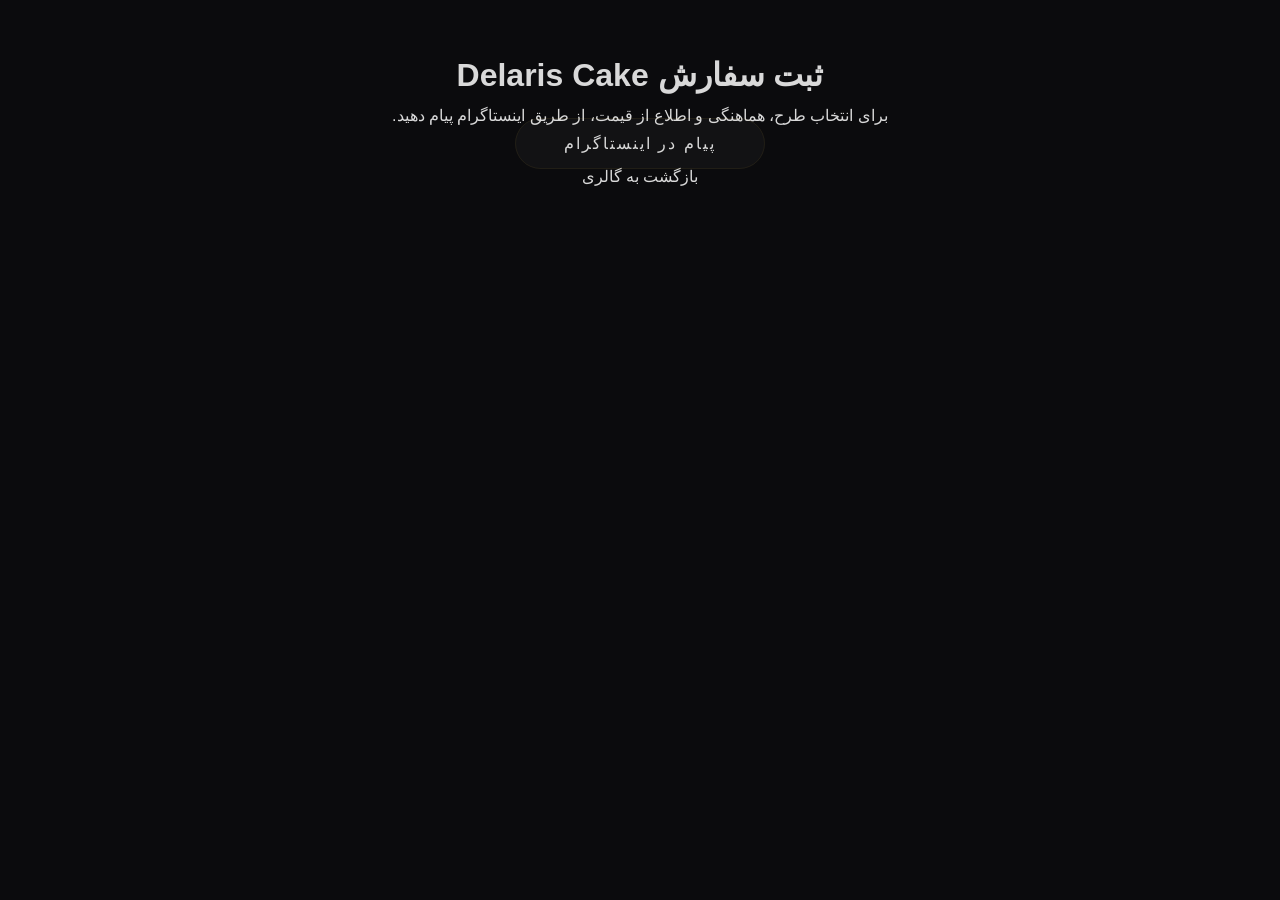
<file: cart.html>
<!DOCTYPE html><html lang="fa" dir="rtl"><head><meta charset="UTF-8"><meta name="viewport" content="width=device-width, initial-scale=1, maximum-scale=1, user-scalable=no, viewport-fit=cover"><title>ثبت سفارش کیک | دلاریس کیک</title><meta name="description" content="برای انتخاب طرح، دریافت قیمت و هماهنگی سفارش کیک از دلاریس کیک در دولاب قشم پیام دهید."><link rel="stylesheet" href="style.css">    <link rel="icon" type="image/svg+xml" href="/DelarisCake/favicon.svg">
</head><body><main class="cart-page" style="text-align:center;padding:48px 20px"><h1>ثبت سفارش Delaris Cake</h1><p>برای انتخاب طرح، هماهنگی و اطلاع از قیمت، از طریق اینستاگرام پیام دهید.</p><a class="btn-enter" href="https://www.instagram.com/delaris_cake07/" target="_blank" rel="noopener noreferrer">پیام در اینستاگرام</a><p><a href="dashboard.html">بازگشت به گالری</a></p></main></body></html>
</file>
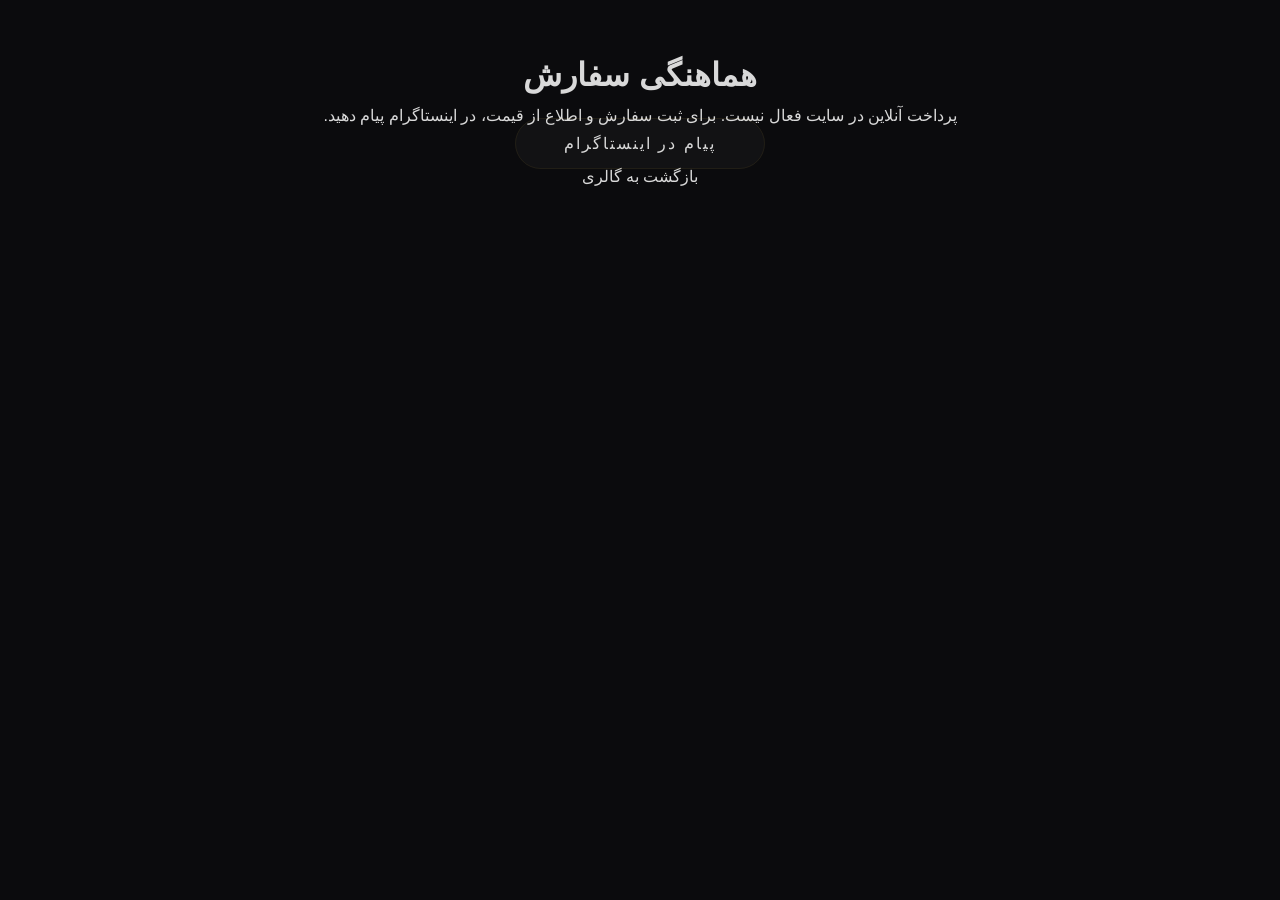
<file: payment.html>
<!DOCTYPE html><html lang="fa" dir="rtl"><head><meta charset="UTF-8"><meta name="viewport" content="width=device-width, initial-scale=1, maximum-scale=1, user-scalable=no, viewport-fit=cover"><title>هماهنگی سفارش و پرداخت | دلاریس کیک</title><meta name="description" content="جزئیات هماهنگی سفارش کیک دلاریس کیک در قشم؛ پرداخت آنلاین در سایت فعال نیست و ثبت سفارش از طریق اینستاگرام انجام می‌شود."><link rel="stylesheet" href="style.css">    <link rel="icon" type="image/svg+xml" href="/DelarisCake/favicon.svg">
</head><body><main class="payment-page" style="text-align:center;padding:48px 20px"><h1>هماهنگی سفارش</h1><p>پرداخت آنلاین در سایت فعال نیست. برای ثبت سفارش و اطلاع از قیمت، در اینستاگرام پیام دهید.</p><a class="btn-enter" href="https://www.instagram.com/delaris_cake07/" target="_blank" rel="noopener noreferrer">پیام در اینستاگرام</a><p><a href="dashboard.html">بازگشت به گالری</a></p></main></body></html>
</file>
<file: style.css>
/* ================================================================
   فونت‌ها و متغیرها
   ================================================================ */

:root {
    --gold: #D4AF37;
    --gold-light: #E8C97A;
    --gold-dark: #B8962A;
    --gold-gradient: linear-gradient(135deg, #D4AF37, #E8C97A, #D4AF37);
    --gold-shadow: 0 4px 30px rgba(212, 175, 55, 0.15);
    
    --bg-dark: #0b0b0d;
    --bg-dark-soft: #111115;
    --bg-card: rgba(255, 255, 255, 0.02);
    --glass-border: rgba(255, 255, 255, 0.05);
    --glass-shadow: 0 12px 40px rgba(0, 0, 0, 0.5);
    
    --title-color: #F7E7B4;
    --text-color: #D9D9D9;
    --text-muted: #888888;
    --text-soft: #B8B8B8;
    
    --radius-sm: 12px;
    --radius-md: 20px;
    --radius-lg: 28px;
    --radius-xl: 36px;
    --radius-xxl: 48px;
    
    --transition-fast: 0.3s ease;
    --transition-smooth: 0.6s cubic-bezier(0.25, 0.46, 0.45, 0.94);
    --transition-bounce: 0.6s cubic-bezier(0.34, 1.56, 0.64, 1);
    
    --font-display: 'Playfair Display', serif;
    --font-body: 'Vazirmatn', 'Inter', sans-serif;
}

/* ================================================================
   ریست کلی
   ================================================================ */

* {
    margin: 0;
    padding: 0;
    box-sizing: border-box;
}

html {
    scroll-behavior: smooth;
    -webkit-font-smoothing: antialiased;
}

body {
    font-family: var(--font-body);
    background: var(--bg-dark);
    color: var(--text-color);
    direction: rtl;
    min-height: 100vh;
    overflow-x: hidden;
    line-height: 1.7;
}

a {
    text-decoration: none;
    color: inherit;
}

ul {
    list-style: none;
}

img {
    max-width: 100%;
    display: block;
}

button {
    cursor: pointer;
    border: none;
    outline: none;
    background: none;
    font-family: inherit;
}

input,
textarea {
    font-family: inherit;
    outline: none;
    border: none;
}

/* ================================================================
   اسکرول بار
   ================================================================ */

::-webkit-scrollbar {
    width: 5px;
}
::-webkit-scrollbar-track {
    background: var(--bg-dark);
}
::-webkit-scrollbar-thumb {
    background: var(--gold);
    border-radius: 10px;
}
::-webkit-scrollbar-thumb:hover {
    background: var(--gold-light);
}

/* ================================================================
   کلاس‌های شیشه‌ای
   ================================================================ */

.glass-card {
    background: rgba(255, 255, 255, 0.02);
    backdrop-filter: blur(14px);
    -webkit-backdrop-filter: blur(14px);
    border: 1px solid var(--glass-border);
    box-shadow: var(--glass-shadow);
    border-radius: var(--radius-lg);
    transition: all var(--transition-smooth);
}
.glass-card:hover {
    border-color: rgba(212, 175, 55, 0.08);
    box-shadow: 0 20px 60px rgba(0, 0, 0, 0.5);
    transform: translateY(-4px);
}

/* ================================================================
   انیمیشن‌ها
   ================================================================ */

@keyframes fadeUp {
    0% { opacity: 0; transform: translateY(30px); }
    100% { opacity: 1; transform: translateY(0); }
}

@keyframes fadeIn {
    0% { opacity: 0; }
    100% { opacity: 1; }
}

@keyframes glowPulseSquare {
    0% { transform: scale(0.94); opacity: 0.3; }
    100% { transform: scale(1.06); opacity: 1; }
}

@keyframes shimmerGold {
    0% { background-position: 0% 50%; }
    50% { background-position: 100% 50%; }
    100% { background-position: 0% 50%; }
}

@keyframes loaderSpin {
    0% { transform: rotate(0deg); }
    100% { transform: rotate(360deg); }
}

@keyframes loaderPulse {
    0%, 100% { opacity: 1; }
    50% { opacity: 0.5; }
}

@keyframes splashFade {
    0% { opacity: 0; transform: scale(0.96); }
    100% { opacity: 1; transform: scale(1); }
}

@keyframes scrollBounce {
    0%, 100% { transform: translateX(-50%) translateY(0); }
    50% { transform: translateX(-50%) translateY(8px); }
}

/* ================================================================
   اسپلش اسکرین
   ================================================================ */

.splash {
    position: fixed;
    inset: 0;
    z-index: 99999;
    background: var(--bg-dark);
    display: flex;
    align-items: center;
    justify-content: center;
    text-align: center;
    transition: opacity 1.2s ease, visibility 1.2s ease;
}
.splash.hidden {
    opacity: 0;
    visibility: hidden;
    pointer-events: none;
}
.splash-content {
    animation: splashFade 1.05s ease both;
}
.splash-en {
    font-family: var(--font-display);
    font-size: 4.5rem;
    font-weight: 900;
    color: var(--title-color);
    letter-spacing: 14px;
    line-height: 1.1;
}
.splash-sub {
    font-family: var(--font-display);
    font-size: 1.3rem;
    color: var(--gold);
    letter-spacing: 8px;
    margin-top: 8px;
}

/* ================================================================
   هیرو (صفحه اول)
   ================================================================ */

.hero {
    position: relative;
    width: 100%;
    min-height: 100vh;
    display: flex;
    align-items: center;
    justify-content: center;
    padding: 40px 20px;
    overflow: hidden;
}

/* پس‌زمینه لوکس */
.hero-bg-luxury {
    position: absolute;
    inset: 0;
    z-index: 0;
    background: 
        radial-gradient(ellipse at 20% 30%, rgba(212, 175, 55, 0.04) 0%, transparent 60%),
        radial-gradient(ellipse at 80% 70%, rgba(212, 175, 55, 0.02) 0%, transparent 60%),
        linear-gradient(135deg, #0a0a0a 0%, #141418 40%, #0a0a0a 100%);
}
.hero-bg-luxury::after {
    content: '';
    position: absolute;
    inset: 0;
    background: radial-gradient(circle at 50% 50%, rgba(212, 175, 55, 0.01), transparent 70%);
    pointer-events: none;
}

.hero-container {
    position: relative;
    z-index: 2;
    text-align: center;
    max-width: 700px;
    width: 100%;
}

.hero-content {
    animation: fadeUp 1s ease forwards;
}

.hero-badge {
    display: inline-block;
    font-size: 0.7rem;
    font-weight: 500;
    color: var(--gold);
    letter-spacing: 4px;
    padding: 6px 18px;
    border: 1px solid rgba(212, 175, 55, 0.1);
    border-radius: 60px;
    margin-bottom: 16px;
}

.hero-title {
    font-family: var(--font-display);
    font-size: 5rem;
    font-weight: 900;
    line-height: 1.1;
    color: var(--title-color);
    letter-spacing: 4px;
}
.hero-title .gold {
    color: var(--gold);
}

.hero-tagline {
    font-size: 1.1rem;
    color: var(--text-color);
    opacity: 0.7;
    margin: 8px 0 20px;
    letter-spacing: 2px;
}

/* دکمه‌ها در یک خط */
.hero-buttons {
    display: flex;
    gap: 16px;
    justify-content: center;
    flex-wrap: wrap;
    margin-top: 4px;
}

.btn-primary,
.btn-secondary {
    padding: 14px 38px;
    border-radius: 60px;
    font-weight: 600;
    font-size: 0.95rem;
    transition: all var(--transition-fast);
    display: inline-flex;
    align-items: center;
    justify-content: center;
    gap: 8px;
    min-width: 160px;
    white-space: nowrap;
}

.btn-primary {
    background: var(--gold-gradient);
    color: #0b0b0d;
    box-shadow: 0 0 30px rgba(212, 175, 55, 0.05);
}
.btn-primary:hover {
    transform: translateY(-3px) scale(1.02);
    box-shadow: var(--gold-shadow);
}

.btn-secondary {
    background: transparent;
    border: 1px solid rgba(255, 255, 255, 0.06);
    color: var(--text-color);
}
.btn-secondary:hover {
    border-color: var(--gold);
    color: var(--gold);
    transform: translateY(-3px) scale(1.02);
}

/* عکس مربعی با هاله زیر دکمه‌ها */
.hero-image-wrapper {
    position: relative;
    display: inline-block;
    margin: 24px auto 0;
    padding: 6px;
}

.hero-image-square {
    width: 240px;
    height: 240px;
    object-fit: cover;
    border-radius: 16px;
    position: relative;
    z-index: 2;
    border: 2px solid rgba(212, 175, 55, 0.12);
    box-shadow: 0 0 40px rgba(212, 175, 55, 0.04);
    transition: transform var(--transition-smooth);
}
.hero-image-square:hover {
    transform: scale(1.03);
}

.hero-glow-ring-square {
    position: absolute;
    inset: -18px;
    z-index: 1;
    border-radius: 24px;
    background: radial-gradient(circle at center, rgba(212, 175, 55, 0.08) 0%, rgba(212, 175, 55, 0.02) 40%, transparent 70%);
    filter: blur(45px);
    animation: glowPulseSquare 3.5s ease-in-out infinite alternate;
}

/* ================================================================
   هدر داشبورد
   ================================================================ */

.dashboard-header {
    display: flex;
    justify-content: space-between;
    align-items: flex-end;
    padding: 16px 24px 0;
    background: rgba(11, 11, 13, 0.88);
    backdrop-filter: blur(20px);
    -webkit-backdrop-filter: blur(20px);
    border-bottom: 1px solid rgba(212, 175, 55, 0.04);
    position: relative;
    min-height: 110px;
}

/* لوگوی دایره‌ای (سمت چپ) */
.header-left {
    display: flex;
    align-items: flex-end;
    padding-bottom: 25px;
}

.profile-logo {
    cursor: pointer;
    width: 60px;
    height: 60px;
    border-radius: 50%;
    overflow: hidden;
    border: 2.5px solid rgba(212, 175, 55, 0.2);
    box-shadow: 0 0 30px rgba(212, 175, 55, 0.05);
    transition: all 0.3s ease;
}
.profile-logo:hover {
    transform: scale(1.06);
    border-color: var(--gold);
}
.profile-img {
    width: 100%;
    height: 100%;
    object-fit: cover;
}

/* برند وسط (با فاصله ۲۵px پایین‌تر) */
.header-brand {
    flex: 1;
    text-align: center;
    padding-bottom: 25px;
}

.brand-name {
    font-family: var(--font-display);
    font-size: 3.2rem;
    font-weight: 700;
    color: var(--title-color);
    letter-spacing: 6px;
    text-shadow: 0 0 40px rgba(212, 175, 55, 0.04);
    display: inline-block;
}

/* سه‌خط منو (سمت راست) */
.header-right {
    display: flex;
    align-items: flex-end;
    padding-bottom: 25px;
}

.menu-icon {
    display: flex;
    flex-direction: column;
    gap: 8px;
    cursor: pointer;
    padding: 4px;
}
.menu-icon span {
    display: block;
    width: 36px;
    height: 3.5px;
    background: var(--gold);
    border-radius: 4px;
    transition: all 0.3s ease;
}
.menu-icon:hover span {
    background: var(--gold-light);
}

/* ================================================================
   مودال اطلاعات فروشنده
   ================================================================ */

.info-modal-body {
    text-align: center;
    padding: 10px 0;
}
.info-modal-body .info-logo {
    width: 80px;
    height: 80px;
    border-radius: 50%;
    object-fit: cover;
    border: 3px solid var(--gold);
    margin-bottom: 16px;
}
.info-modal-body h3 {
    font-size: 1.6rem;
    color: var(--title-color);
    margin-bottom: 12px;
    font-family: var(--font-display);
}
.info-modal-body p {
    font-size: 1rem;
    color: var(--text-color);
    padding: 4px 0;
}
.info-divider {
    width: 60px;
    height: 2px;
    background: var(--gold);
    margin: 14px auto;
    opacity: 0.3;
}
.hours {
    font-size: 0.9rem;
    opacity: 0.6;
}

/* ================================================================
   سایدبار
   ================================================================ */

.sidebar {
    position: fixed;
    top: 0;
    right: -340px;
    width: 320px;
    height: 100%;
    padding: 30px 25px;
    transition: 0.5s cubic-bezier(0.25, 0.46, 0.45, 0.94);
    z-index: 1000;
    overflow-y: auto;
    background: rgba(10, 10, 10, 0.95);
    backdrop-filter: blur(24px);
    -webkit-backdrop-filter: blur(24px);
    border-left: 1px solid var(--glass-border);
}
.sidebar.active {
    right: 0;
}

.sidebar-header {
    display: flex;
    justify-content: space-between;
    align-items: center;
    margin-bottom: 30px;
    border-bottom: 1px solid rgba(255, 255, 255, 0.03);
    padding-bottom: 20px;
}
.sidebar-close {
    font-size: 2rem;
    color: var(--gold);
    cursor: pointer;
    transition: all var(--transition-fast);
    line-height: 1;
}
.sidebar-close:hover {
    transform: rotate(90deg);
}
.sidebar-brand {
    font-size: 1.6rem;
    font-weight: 700;
    color: var(--title-color);
    letter-spacing: 4px;
    font-family: var(--font-display);
}

.sidebar ul li {
    padding: 16px 0;
    border-bottom: 1px solid rgba(255, 255, 255, 0.02);
    cursor: pointer;
    color: var(--text-color);
    transition: all var(--transition-fast);
    font-size: 1.05rem;
    letter-spacing: 1px;
}
.sidebar ul li:hover {
    color: var(--gold);
    padding-right: 15px;
}
.sidebar ul li.logout-btn {
    color: #b55;
    margin-top: 10px;
}
.sidebar ul li.logout-btn:hover {
    color: #d77;
}

/* ================================================================
   محتوای اصلی (داشبورد)
   ================================================================ */

.dashboard-main {
    max-width: 1200px;
    margin: 0 auto;
    padding: 24px 16px 40px;
}

/* ================================================================
   بخش‌های عمومی
   ================================================================ */

.section-header {
    text-align: center;
    margin-bottom: 32px;
}
.section-title {
    font-family: var(--font-display);
    font-size: 1.6rem;
    font-weight: 600;
    color: var(--title-color);
    letter-spacing: 2px;
    margin-bottom: 4px;
}
.section-sub {
    font-size: 0.9rem;
    color: var(--text-color);
    opacity: 0.5;
}

/* ================================================================
   گالری (دو ستونه)
   ================================================================ */

.cake-grid.two-col {
    display: grid;
    grid-template-columns: repeat(2, 1fr);
    gap: 30px;
    max-width: 800px;
    margin: 0 auto;
}

.cake-card {
    background: rgba(255, 255, 255, 0.02);
    backdrop-filter: blur(12px);
    -webkit-backdrop-filter: blur(12px);
    border: 1px solid var(--glass-border);
    border-radius: var(--radius-lg);
    padding: 20px 16px 24px;
    text-align: center;
    transition: all var(--transition-smooth);
    cursor: pointer;
    box-shadow: 0 8px 30px rgba(0, 0, 0, 0.25);
}
.cake-card img {
    width: 100%;
    height: 240px;
    object-fit: cover;
    border-radius: var(--radius-sm);
    box-shadow: 0 8px 24px rgba(0, 0, 0, 0.3);
    transition: transform var(--transition-smooth);
}
.cake-card:hover img {
    transform: scale(1.04);
}
.cake-card h3 {
    font-size: 1.2rem;
    font-weight: 600;
    color: var(--title-color);
    margin-top: 14px;
}
.cake-card .price {
    font-size: 1.15rem;
    font-weight: 700;
    color: var(--gold);
    margin: 4px 0 8px;
}
.cake-card .cake-desc {
    font-size: 0.85rem;
    color: var(--text-color);
    opacity: 0.6;
    line-height: 1.6;
}
.cake-card .add-to-cart {
    background: rgba(212, 175, 55, 0.05);
    border: 1px solid rgba(212, 175, 55, 0.08);
    color: var(--text-color);
    padding: 8px 18px;
    border-radius: 60px;
    font-size: 0.8rem;
    transition: all var(--transition-fast);
    margin-top: 10px;
}
.cake-card .add-to-cart:hover {
    background: var(--gold);
    color: var(--bg-dark);
    box-shadow: 0 4px 20px rgba(212, 175, 55, 0.12);
}

/* افکت بزرگ‌نمایی با مات شدن */
.cake-grid:has(.cake-card.active) .cake-card:not(.active) {
    opacity: 0.35;
    transform: scale(0.92);
    filter: blur(2px);
    transition: all var(--transition-smooth);
}
.cake-card.active {
    transform: scale(1.06) translateY(-8px);
    border-color: var(--gold);
    box-shadow: 0 20px 60px rgba(212, 175, 55, 0.1);
    z-index: 10;
    background: rgba(255, 255, 255, 0.04);
}
.cake-card.active img {
    transform: scale(1.04);
}

/* ================================================================
   بخش ایده
   ================================================================ */

.ideas-section {
    margin-top: 50px;
    padding-top: 40px;
    border-top: 1px solid rgba(212, 175, 55, 0.04);
}

/* ================================================================
   نظرات (اسلایدر)
   ================================================================ */

.reviews-section {
    padding: 40px 0 20px;
}
.reviews-slider {
    display: flex;
    gap: 24px;
    overflow-x: auto;
    padding: 20px 10px;
    scroll-snap-type: x mandatory;
    -webkit-overflow-scrolling: touch;
    scrollbar-width: none;
}
.reviews-slider::-webkit-scrollbar {
    display: none;
}

.review-card {
    min-width: 280px;
    max-width: 320px;
    background: rgba(255, 255, 255, 0.02);
    backdrop-filter: blur(14px);
    -webkit-backdrop-filter: blur(14px);
    border: 1px solid var(--glass-border);
    border-radius: var(--radius-lg);
    padding: 24px 20px;
    text-align: center;
    flex-shrink: 0;
    scroll-snap-align: start;
    transition: all var(--transition-smooth);
}
.review-card:hover {
    border-color: rgba(212, 175, 55, 0.08);
    transform: translateY(-6px);
}
.review-avatar {
    width: 56px;
    height: 56px;
    border-radius: 50%;
    object-fit: cover;
    border: 2px solid rgba(212, 175, 55, 0.08);
    margin-bottom: 12px;
}
.review-name {
    font-size: 1rem;
    color: var(--title-color);
    font-weight: 600;
}
.review-text {
    font-size: 0.9rem;
    color: var(--text-color);
    opacity: 0.8;
    line-height: 1.7;
    margin: 10px 0 4px;
}
.review-stars {
    color: var(--gold);
    font-size: 1.1rem;
    letter-spacing: 2px;
}

/* ================================================================
   اطلاعات تماس
   ================================================================ */

.info-section {
    max-width: 600px;
    margin: 40px auto 0;
    padding: 0 16px;
}
.info-card {
    padding: 30px 24px;
    text-align: center;
}
.info-card h3 {
    font-size: 1.6rem;
    color: var(--title-color);
    margin-bottom: 12px;
    font-family: var(--font-display);
}
.info-card p {
    font-size: 1rem;
    color: var(--text-color);
    padding: 4px 0;
}
.info-divider {
    width: 60px;
    height: 2px;
    background: var(--gold);
    margin: 16px auto;
    opacity: 0.3;
}
.hours {
    font-size: 0.9rem;
    opacity: 0.6;
}

/* ================================================================
   مودال عمومی
   ================================================================ */

.modal {
    display: none;
    position: fixed;
    inset: 0;
    background: rgba(0, 0, 0, 0.85);
    backdrop-filter: blur(12px);
    -webkit-backdrop-filter: blur(12px);
    z-index: 2000;
    align-items: center;
    justify-content: center;
    padding: 20px;
}
.modal.active {
    display: flex;
}
.modal-content {
    max-width: 420px;
    width: 100%;
    padding: 28px 22px;
    border-radius: var(--radius-lg);
    text-align: center;
    position: relative;
    animation: fadeUp 0.4s ease forwards;
    background: rgba(255, 255, 255, 0.03);
    backdrop-filter: blur(16px);
    -webkit-backdrop-filter: blur(16px);
    border: 1px solid var(--glass-border);
    box-shadow: var(--glass-shadow);
}
.modal-close {
    position: absolute;
    top: 14px;
    left: 18px;
    font-size: 1.8rem;
    cursor: pointer;
    color: var(--text-color);
    transition: all var(--transition-fast);
}
.modal-close:hover {
    color: var(--title-color);
    transform: rotate(90deg);
}
.modal-content img {
    width: 100%;
    height: 200px;
    object-fit: cover;
    border-radius: var(--radius-sm);
    box-shadow: 0 8px 30px rgba(0, 0, 0, 0.4);
}
.modal-content h3 {
    font-size: 1.6rem;
    margin: 16px 0 4px;
    font-weight: 700;
    color: var(--title-color);
    font-family: var(--font-display);
}
.modal-content .price {
    color: var(--gold);
    font-size: 1.3rem;
    font-weight: 700;
    margin: 6px 0 14px;
}
.modal-content p {
    color: var(--text-color);
    font-size: 0.95rem;
    line-height: 1.7;
}
.modal-content .btn-enter {
    margin-top: 10px;
    padding: 14px 36px;
    background: var(--gold-gradient);
    color: #0b0b0d;
    border: none;
    border-radius: 60px;
    font-weight: 600;
    transition: all var(--transition-fast);
}
.modal-content .btn-enter:hover {
    transform: scale(1.04);
    box-shadow: var(--gold-shadow);
}

/* ================================================================
   صفحه ثبت‌نام
   ================================================================ */

.register-page {
    width: 100%;
    max-width: 540px;
    min-height: 100vh;
    margin: 0 auto;
    padding: 30px 20px;
    background: radial-gradient(circle at 20% 20%, rgba(91, 43, 59, 0.06), transparent 40%),
                radial-gradient(circle at 80% 80%, rgba(106, 76, 147, 0.04), transparent 40%),
                var(--bg-dark);
    display: flex;
    align-items: center;
    justify-content: center;
}

.register-card {
    padding: 48px 36px;
    border-radius: var(--radius-xl) !important;
    width: 100%;
    background: rgba(255, 255, 255, 0.02);
    backdrop-filter: blur(18px);
    -webkit-backdrop-filter: blur(18px);
    border: 1px solid var(--glass-border);
    box-shadow: var(--glass-shadow);
}
.register-card h2 {
    font-size: 2rem;
    font-weight: 700;
    color: var(--title-color);
    text-align: center;
    letter-spacing: 3px;
    font-family: var(--font-display);
}
.register-card > p {
    text-align: center;
    color: var(--text-color);
    font-size: 0.9rem;
    margin: 6px 0 30px;
    opacity: 0.6;
}

/* فرم ثبت‌نام */
.input-group {
    position: relative;
    margin-bottom: 25px;
}
.input-group input {
    width: 100%;
    padding: 16px 20px;
    background: rgba(255, 255, 255, 0.02);
    border: 1px solid rgba(255, 255, 255, 0.04);
    border-radius: 60px;
    color: var(--text-color);
    font-size: 1rem;
    outline: none;
    transition: all var(--transition-fast);
    font-family: var(--font-body);
}
.input-group input:focus {
    border-color: rgba(212, 175, 55, 0.12);
    background: rgba(255, 255, 255, 0.03);
}
.input-group label {
    position: absolute;
    right: 20px;
    top: 50%;
    transform: translateY(-50%);
    color: var(--text-color);
    transition: all var(--transition-fast);
    pointer-events: none;
    font-size: 0.9rem;
    opacity: 0.6;
}
.input-group input:focus + label,
.input-group input:not(:placeholder-shown) + label {
    top: -10px;
    right: 20px;
    font-size: 0.7rem;
    color: var(--gold);
    background: var(--bg-dark);
    padding: 0 8px;
    border-radius: 30px;
    opacity: 1;
}

/* دکمه‌ها */
.gold-btn {
    background: var(--gold-gradient) !important;
    color: #0b0b0d !important;
    border: none !important;
    box-shadow: var(--gold-shadow) !important;
    background-size: 200% 200% !important;
    animation: shimmerGold 4s ease-in-out infinite !important;
}
.gold-btn:hover {
    transform: translateY(-3px) scale(1.02) !important;
    box-shadow: 0 8px 32px rgba(212, 175, 55, 0.25) !important;
}

.btn-enter {
    background: rgba(255, 255, 255, 0.03);
    backdrop-filter: blur(8px);
    border: 1px solid rgba(212, 175, 55, 0.08);
    color: var(--text-color);
    padding: 16px 48px;
    border-radius: 80px;
    font-size: 1rem;
    transition: all var(--transition-fast);
    font-family: var(--font-body);
    letter-spacing: 2px;
    position: relative;
    overflow: hidden;
}
.btn-enter:hover {
    background: rgba(212, 175, 55, 0.04);
    border-color: var(--gold);
    transform: scale(1.02);
}
.btn-enter .btn-shimmer {
    position: absolute;
    top: 0;
    left: -150%;
    width: 50%;
    height: 100%;
    background: linear-gradient(90deg, transparent, rgba(255, 255, 255, 0.02), transparent);
    transform: skewX(-20deg);
    transition: 0.6s;
}
.btn-enter:hover .btn-shimmer {
    left: 150%;
}
.btn-enter .btn-text {
    position: relative;
    z-index: 2;
}
.btn-full {
    width: 100%;
    padding: 16px 30px;
    letter-spacing: 2px;
}

.register-footer {
    text-align: center;
    margin-top: 20px;
    color: var(--text-color);
    font-size: 0.9rem;
    opacity: 0.6;
}
.register-footer a {
    color: var(--gold);
    border-bottom: 1px solid transparent;
    transition: all var(--transition-fast);
    cursor: pointer;
}
.register-footer a:hover {
    border-bottom-color: var(--gold);
}

/* ================================================================
   فوتر (برای صفحات بدون هدر)
   ================================================================ */

.footer {
    background: transparent;
    padding: 20px 0;
    border-top: 1px solid rgba(255, 255, 255, 0.02);
}
.footer-content {
    display: grid;
    grid-template-columns: 1fr;
    text-align: center;
}
.footer-brand .footer-icon {
    font-size: 2rem;
    display: block;
    margin-bottom: 6px;
}
.footer-brand h2 {
    font-family: var(--font-display);
    font-size: 1.6rem;
    font-weight: 700;
    color: var(--title-color);
    letter-spacing: 2px;
    margin-bottom: 6px;
}
.footer-brand p {
    color: var(--text-color);
    font-size: 0.9rem;
    opacity: 0.6;
}
.footer-divider {
    height: 1px;
    background: linear-gradient(to right, transparent, rgba(212, 175, 55, 0.04), transparent);
    margin: 14px 0;
}
.footer-bottom {
    text-align: center;
    font-size: 0.8rem;
    color: var(--text-color);
    opacity: 0.4;
}

/* ================================================================
   پیام toast
   ================================================================ */

.toast-msg {
    position: fixed;
    bottom: 30px;
    left: 50%;
    transform: translateX(-50%);
    background: rgba(15, 15, 16, 0.92);
    backdrop-filter: blur(12px);
    border: 1px solid rgba(212, 175, 55, 0.06);
    color: var(--text-color);
    padding: 14px 28px;
    border-radius: 60px;
    font-family: var(--font-body);
    font-size: 1rem;
    z-index: 3000;
    box-shadow: 0 20px 60px rgba(0, 0, 0, 0.6);
    animation: fadeUp 0.5s ease forwards;
}

/* ================================================================
   واکنش‌گرایی
   ================================================================ */

/* تبلت */
@media (max-width: 768px) {
    /* هیرو */
    .hero-title {
        font-size: 3.6rem;
    }
    .hero-image-square {
        width: 200px;
        height: 200px;
    }
    .hero-glow-ring-square {
        inset: -16px;
        filter: blur(35px);
    }
    
    /* هدر داشبورد */
    .dashboard-header {
        padding: 12px 16px 0;
        min-height: 95px;
    }
    .profile-logo {
        width: 48px;
        height: 48px;
    }
    .brand-name {
        font-size: 2.2rem;
        letter-spacing: 3px;
    }
    .menu-icon span {
        width: 30px;
        height: 3px;
    }
    .menu-icon {
        gap: 6px;
    }
    .header-left,
    .header-brand,
    .header-right {
        padding-bottom: 20px;
    }
    
    /* گالری */
    .cake-grid.two-col {
        grid-template-columns: 1fr;
        max-width: 400px;
        gap: 20px;
    }
    .cake-card img {
        height: 200px;
    }
    .section-title {
        font-size: 1.4rem;
    }
    
    /* نظرات */
    .reviews-slider {
        gap: 16px;
    }
    .review-card {
        min-width: 240px;
    }
    
    /* ثبت‌نام */
    .register-card {
        padding: 36px 24px;
    }
    
    /* اسپلش */
    .splash-en {
        font-size: 3.2rem;
        letter-spacing: 8px;
    }
    .splash-sub {
        font-size: 1.1rem;
        letter-spacing: 5px;
    }
}

/* موبایل */
@media (max-width: 480px) {
    /* هیرو */
    .hero-title {
        font-size: 2.6rem;
        letter-spacing: 2px;
    }
    .hero-tagline {
        font-size: 0.95rem;
    }
    .hero-buttons {
        flex-direction: column;
        gap: 12px;
        max-width: 260px;
        margin: 0 auto;
    }
    .btn-primary,
    .btn-secondary {
        width: 100%;
        min-width: unset;
        white-space: normal;
        padding: 12px 28px;
        font-size: 0.85rem;
    }
    .hero-image-square {
        width: 180px;
        height: 180px;
    }
    .hero-glow-ring-square {
        inset: -14px;
        filter: blur(30px);
    }
    
    /* هدر داشبورد */
    .dashboard-header {
        padding: 10px 12px 0;
        min-height: 80px;
    }
    .profile-logo {
        width: 40px;
        height: 40px;
    }
    .brand-name {
        font-size: 1.8rem;
        letter-spacing: 2px;
    }
    .menu-icon span {
        width: 26px;
        height: 2.5px;
    }
    .menu-icon {
        gap: 5px;
    }
    .header-left,
    .header-brand,
    .header-right {
        padding-bottom: 15px;
    }
    
    /* گالری */
    .cake-card img {
        height: 180px;
    }
    .section-title {
        font-size: 1.2rem;
    }
    .cake-card h3 {
        font-size: 1rem;
    }
    .cake-card .price {
        font-size: 1rem;
    }
    .cake-card .add-to-cart {
        padding: 6px 14px;
        font-size: 0.75rem;
    }
    
    /* نظرات */
    .review-card {
        min-width: 200px;
        padding: 18px 14px;
    }
    .review-text {
        font-size: 0.85rem;
    }
    .review-name {
        font-size: 0.9rem;
    }
    
    /* ثبت‌نام */
    .register-card {
        padding: 30px 20px;
    }
    .register-card h2 {
        font-size: 1.6rem;
    }
    
    /* اطلاعات تماس */
    .info-card {
        padding: 20px 16px;
    }
    .info-card h3 {
        font-size: 1.3rem;
    }
    
    /* اسپلش */
    .splash-en {
        font-size: 2.4rem;
        letter-spacing: 4px;
    }
    .splash-sub {
        font-size: 0.95rem;
        letter-spacing: 3px;
    }
}

/* ================================================================
   پایان فایل
   ================================================================ */



/* Delaris gallery refinements */
.cake-grid.two-col{max-width:1120px;grid-template-columns:repeat(3,minmax(0,1fr));gap:24px}
.cake-card{overflow:hidden;padding:12px 12px 18px}
.cake-card img{display:block;width:100%;height:auto;aspect-ratio:4/3;object-fit:cover;object-position:center;border-radius:12px}
.cake-inquiry{display:inline-flex;justify-content:center;align-items:center;margin-top:14px;padding:10px 16px;border:1px solid rgba(212,175,55,.3);border-radius:40px;color:#d9c18f;text-decoration:none;font-size:.82rem;line-height:1.8;transition:all .25s ease}
.cake-inquiry:hover{background:rgba(212,175,55,.12);border-color:#d4af37;transform:translateY(-2px)}
.cake-inquiry-modal{display:inline-flex;text-decoration:none;justify-content:center}
.reviews-empty{width:100%;padding:28px 18px;text-align:center;color:#aaa;border:1px solid var(--glass-border);border-radius:18px;background:rgba(255,255,255,.02)}
@media(max-width:768px){.cake-grid.two-col{grid-template-columns:repeat(2,minmax(0,1fr));gap:14px}.cake-card{padding:9px}.cake-inquiry{font-size:.72rem;padding:8px 10px}}
@media(max-width:480px){.cake-grid.two-col{grid-template-columns:1fr;max-width:420px}.cake-card{padding:12px}.cake-inquiry{font-size:.8rem}}


/* Delaris premium contact and address */
.contact-luxury-card{width:min(100%,760px);margin:0 auto;padding:clamp(22px,5vw,42px);border:1px solid rgba(212,175,55,.24);border-radius:28px;background:radial-gradient(ellipse at 85% 0%,rgba(212,175,55,.10),transparent 48%),linear-gradient(145deg,#151412,#0c0c0d 68%);box-shadow:0 24px 80px rgba(0,0,0,.42);text-align:right}
.contact-heading{text-align:center;margin-bottom:28px}
.contact-eyebrow,.address-kicker,.instagram-label{display:block;color:#c9a85f;font-size:.68rem;letter-spacing:2.4px;font-family:var(--font-display)}
.contact-heading h3{color:#f1dfb2;font-size:1.8rem;margin:8px 0}
.contact-heading p{color:#aaa;font-size:.9rem}
.address-feature{display:flex;flex-direction:column;gap:7px;padding:22px 24px;margin:14px 0;border:1px solid rgba(212,175,55,.28);border-radius:20px;background:linear-gradient(110deg,rgba(212,175,55,.12),rgba(255,255,255,.025));transition:.25s ease}
.address-feature:hover,.instagram-feature:hover{border-color:rgba(232,201,122,.72);transform:translateY(-2px);background-color:rgba(212,175,55,.07)}
.address-feature strong{font-size:1.3rem;color:#fff;letter-spacing:.2px}
.address-feature>span:last-child{font-size:.78rem;color:#c9a85f}
.instagram-feature{display:flex;flex-direction:column;gap:6px;padding:22px 24px;margin:14px 0;border:1px solid rgba(212,175,55,.35);border-radius:20px;background:linear-gradient(110deg,rgba(212,175,55,.09),rgba(255,255,255,.025));transition:.25s ease}
.instagram-feature strong{font-family:var(--font-display);font-size:1.55rem;letter-spacing:.7px;color:#f3dfad;direction:ltr;text-align:right}
.instagram-action{font-size:.8rem;color:#c7c1b5}
.contact-details-grid{display:grid;grid-template-columns:1fr 1fr;gap:12px;margin-top:18px}
.contact-detail{display:flex;flex-direction:column;gap:6px;padding:16px;border:1px solid rgba(255,255,255,.08);border-radius:16px;background:rgba(255,255,255,.025);min-width:0}
.contact-detail>span,.contact-hours>span{font-size:.72rem;color:#b69b62}
.contact-detail a{color:#eee;font-size:.9rem;overflow-wrap:anywhere}
.contact-hours{margin-top:18px;padding-top:18px;border-top:1px solid rgba(212,175,55,.15);text-align:center}
.contact-hours>span{display:block;margin-bottom:8px}
.contact-hours p{font-size:.82rem;color:#aaa}
.info-modal-body .instagram-feature,.info-modal-body .address-feature{margin:12px 0;text-align:right}
.info-modal-body .contact-detail{margin:8px 0}
@media(max-width:480px){.contact-luxury-card{padding:20px 15px;border-radius:22px}.contact-details-grid{grid-template-columns:1fr}.instagram-feature strong{font-size:1.35rem}.address-feature,.instagram-feature{padding:18px}}

/* Contact section layout fix */
#contact.info-section{
    width:100%;
    max-width:820px;
    margin:48px auto 0;
    padding:0 18px 36px;
    box-sizing:border-box;
}
#contact .contact-luxury-card{
    display:flex;
    flex-direction:column;
    width:100%;
    max-width:100%;
    box-sizing:border-box;
    gap:0;
    overflow:hidden;
}
#contact .contact-heading{
    width:100%;
    box-sizing:border-box;
}
#contact .address-feature,
#contact .instagram-feature{
    width:100%;
    min-width:0;
    box-sizing:border-box;
    align-items:flex-start;
    text-align:right;
    overflow-wrap:anywhere;
}
#contact .instagram-feature strong{
    max-width:100%;
    direction:ltr;
    text-align:left;
    overflow-wrap:anywhere;
}
#contact .contact-details-grid{
    display:grid;
    width:100%;
    grid-template-columns:repeat(2,minmax(0,1fr));
    gap:12px;
    box-sizing:border-box;
}
#contact .contact-detail{
    min-width:0;
    box-sizing:border-box;
}
#contact .contact-detail a{
    max-width:100%;
    overflow-wrap:anywhere;
    word-break:break-word;
}
#contact .contact-hours{
    width:100%;
    box-sizing:border-box;
}
@media(max-width:600px){
    #contact.info-section{
        padding-left:12px;
        padding-right:12px;
        margin-top:32px;
    }
    #contact .contact-luxury-card{
        padding:22px 16px;
        border-radius:22px;
    }
    #contact .contact-heading h3{
        font-size:1.5rem;
    }
    #contact .contact-heading p{
        font-size:.82rem;
        line-height:1.9;
    }
    #contact .address-feature,
    #contact .instagram-feature{
        padding:17px 15px;
        margin:10px 0;
    }
    #contact .contact-details-grid{
        grid-template-columns:minmax(0,1fr);
    }
    #contact .contact-hours p{
        line-height:1.9;
        overflow-wrap:anywhere;
    }
}

/* Refined gallery separator */
.gallery-luxe-divider{
    display:flex;align-items:center;justify-content:center;gap:18px;
    max-width:620px;margin:58px auto 8px;padding:0 18px;
    color:#b99b5c;font-family:var(--font-display);font-size:.68rem;
    letter-spacing:3.5px;opacity:.82;
}
.gallery-luxe-divider span{
    height:1px;flex:1;
    background:linear-gradient(90deg,transparent,rgba(212,175,55,.48),transparent);
}
.gallery-luxe-divider b{font-weight:500;white-space:nowrap}

/* Compact footer contact composition */
#contact.info-section{max-width:690px;margin:42px auto 0;padding:0 18px 30px}
#contact .contact-luxury-card{padding:27px 30px;border-radius:24px}
#contact .contact-heading{margin-bottom:18px}
#contact .contact-heading h3{font-size:1.55rem}
#contact .contact-heading p{font-size:.82rem}
#contact .address-feature,#contact .instagram-feature{
    min-height:0;padding:14px 18px;margin:8px 0;border-radius:14px;gap:3px
}
#contact .address-feature strong{font-size:1.05rem}
#contact .instagram-feature strong{font-size:1.05rem;letter-spacing:.2px;text-align:right}
#contact .address-feature>span:last-child,#contact .instagram-action{font-size:.72rem}
#contact .contact-details-grid{margin-top:12px;gap:10px}
#contact .contact-detail{padding:12px 14px;border-radius:12px}
#contact .contact-detail a{font-size:.82rem}
#contact .contact-hours{margin-top:13px;padding-top:12px}
#contact .contact-hours p{display:inline-block;margin:3px 9px;font-size:.76rem}

/* A separate, smaller seller-information popup */
#infoModal .modal-content{width:min(92vw,440px);max-height:88vh;overflow-y:auto;border:1px solid rgba(212,175,55,.28);border-radius:24px}
#infoModal .seller-modal{padding:24px 22px 20px;text-align:center}
#infoModal .seller-modal .info-logo{width:66px;height:66px;object-fit:contain;margin:0 auto 8px}
.seller-modal-kicker{display:block;color:#b99b5c;font-size:.62rem;letter-spacing:3px}
#infoModal .seller-modal h3{margin:4px 0 5px;font-size:1.3rem;color:#f0dfb6}
.seller-modal-intro{margin:0 auto 15px;color:#aaa;font-size:.78rem;line-height:1.9}
.seller-contact-list{display:flex;flex-direction:column;gap:7px;text-align:right}
.seller-contact-row{
    display:flex;align-items:center;gap:12px;min-width:0;
    padding:10px 12px;border:1px solid rgba(212,175,55,.14);
    border-radius:12px;background:rgba(255,255,255,.025);text-decoration:none;
}
.seller-row-icon{display:grid;place-items:center;flex:0 0 32px;height:32px;border-radius:10px;background:rgba(212,175,55,.10);color:#d5b66e;font-size:1rem}
.seller-contact-row>span:nth-child(2){display:flex;flex:1;flex-direction:column;gap:2px;min-width:0}
.seller-contact-row small{color:#a9956a;font-size:.66rem}
.seller-contact-row strong{color:#eee;font-size:.8rem;font-weight:500;overflow-wrap:anywhere}
.seller-row-arrow{color:#c9a85f;font-size:.9rem}
.seller-hours{margin-top:13px;padding-top:11px;border-top:1px solid rgba(212,175,55,.14);color:#aaa}
.seller-hours>span{display:block;color:#b99b5c;font-size:.68rem;margin-bottom:4px}
.seller-hours p{display:inline-block;margin:2px 7px;font-size:.7rem}
@media(max-width:600px){
 .gallery-luxe-divider{margin:42px auto 4px;gap:12px;font-size:.6rem}
 #contact.info-section{padding-left:12px;padding-right:12px;margin-top:32px}
 #contact .contact-luxury-card{padding:21px 16px;border-radius:20px}
 #contact .contact-details-grid{grid-template-columns:1fr}
 #contact .contact-hours p{display:block;margin:3px 0}
 #infoModal .modal-content{width:min(92vw,390px)}
 #infoModal .seller-modal{padding:21px 16px 17px}
}


/* Final visual pass: clearer gallery split, restrained cards, compact contact */
.gallery-luxe-divider{
    width:min(760px,88%);
    max-width:760px;
    margin:68px auto 42px;
    display:flex;
    align-items:center;
    gap:18px;
    opacity:1;
}
.gallery-luxe-divider span{
    display:block;
    height:1px;
    flex:1;
    background:linear-gradient(90deg,transparent,rgba(201,168,95,.62),transparent);
}
.gallery-luxe-divider i{
    display:block;
    width:7px;
    height:7px;
    border:1px solid rgba(212,175,55,.8);
    transform:rotate(45deg);
    background:#171511;
}
.ideas-section{
    padding-top:4px;
    border-top:0;
}
.ideas-section .section-header{
    margin-bottom:28px;
}
.ideas-section .section-title{
    color:#e8d7b0;
}
#ideaGrid .cake-card{
    padding:0;
    border:1px solid rgba(212,175,55,.16);
    background:linear-gradient(145deg,rgba(255,255,255,.035),rgba(255,255,255,.012));
    box-shadow:0 14px 38px rgba(0,0,0,.25);
}
#ideaGrid .cake-card img{
    aspect-ratio:4/5;
    border-radius:10px;
}
#cakeGrid .cake-card img{
    aspect-ratio:4/3;
}
#cakeGrid .cake-inquiry{
    min-height:38px;
    padding:7px 18px;
    margin-top:12px;
    font-size:.78rem;
    letter-spacing:.1px;
}
#ideaGrid .cake-card:hover{
    transform:translateY(-4px);
    border-color:rgba(212,175,55,.42);
}

/* Footer contact: horizontal, compact and balanced */
#contact.info-section{
    width:min(100% - 36px,980px);
    max-width:980px;
    margin:58px auto 24px;
    padding:0;
}
#contact .contact-luxury-card{
    display:grid;
    grid-template-columns:repeat(2,minmax(0,1fr));
    grid-template-areas:
      "heading heading"
      "address instagram"
      "details hours";
    align-items:stretch;
    gap:12px;
    padding:26px 30px;
    border-radius:22px;
    background:
      radial-gradient(ellipse at 12% 0%,rgba(212,175,55,.075),transparent 45%),
      linear-gradient(135deg,#151412,#0c0c0d 72%);
}
#contact .contact-heading{grid-area:heading;margin:0 0 4px;text-align:center}
#contact .contact-heading h3{font-size:1.45rem;margin:5px 0}
#contact .contact-heading p{font-size:.78rem;margin:0}
#contact .address-feature{
    grid-area:address;
    margin:0;
    min-height:88px;
    padding:14px 18px;
    justify-content:center;
    border-radius:13px;
    gap:3px;
}
#contact .instagram-feature{
    grid-area:instagram;
    margin:0;
    min-height:88px;
    padding:14px 18px;
    justify-content:center;
    border-radius:13px;
    gap:3px;
}
#contact .address-feature strong,
#contact .instagram-feature strong{font-size:1rem}
#contact .address-feature>span:last-child,
#contact .instagram-action{font-size:.7rem}
#contact .contact-details-grid{
    grid-area:details;
    align-self:center;
    margin:0;
    gap:8px;
}
#contact .contact-detail{padding:10px 12px;border-radius:12px}
#contact .contact-detail a{font-size:.76rem}
#contact .contact-hours{
    grid-area:hours;
    align-self:center;
    margin:0;
    padding:10px 12px;
    border:1px solid rgba(212,175,55,.12);
    border-radius:12px;
    text-align:center;
}
#contact .contact-hours>span{font-size:.7rem;margin-bottom:5px}
#contact .contact-hours p{display:block;margin:3px 0;font-size:.72rem}
@media(max-width:680px){
    .gallery-luxe-divider{margin:48px auto 30px}
    #contact.info-section{width:calc(100% - 28px);margin-top:42px}
    #contact .contact-luxury-card{
        grid-template-columns:repeat(2,minmax(0,1fr));
        grid-template-areas:"heading heading" "address instagram" "details details" "hours hours";
        gap:9px;
        padding:18px 12px;
    }
    #contact .contact-heading{padding:0 4px}
    #contact .address-feature,#contact .instagram-feature{
        min-height:82px;
        padding:11px 9px;
        gap:4px;
    }
    #contact .address-feature strong,#contact .instagram-feature strong{font-size:.78rem}
    #contact .address-feature>span:last-child,#contact .instagram-action{font-size:.62rem;line-height:1.6}
    #contact .address-kicker,#contact .instagram-label{font-size:.58rem;letter-spacing:1.2px}
    #contact .contact-details-grid{grid-template-columns:repeat(2,minmax(0,1fr))}
    #contact .contact-detail{padding:10px 8px}
    #contact .contact-detail a{font-size:.7rem}
    #contact .contact-hours p{display:inline-block;margin:3px 7px}
}
@media(max-width:420px){
    #contact .contact-details-grid{grid-template-columns:repeat(2,minmax(0,1fr))}
    #contact .contact-detail a{font-size:.68rem}
}
#infoModal .seller-contact-row{direction:rtl;text-align:right}
#infoModal .seller-contact-row>span:nth-child(2){text-align:right}
#infoModal .seller-contact-row strong[dir="ltr"]{direction:ltr;text-align:right}


/* Contact section — three clear, balanced contact choices */
#contact.info-section{width:min(calc(100% - 40px),1040px);max-width:1040px;margin:64px auto 36px;padding:0}
#contact .contact-luxury-card{
 display:grid;grid-template-columns:repeat(3,minmax(0,1fr));
 grid-template-areas:"heading heading heading" "address instagram phone";
 gap:14px;align-items:stretch;padding:32px;
 border:1px solid rgba(212,175,55,.22);border-radius:24px;
 background:radial-gradient(ellipse at 50% 0%,rgba(212,175,55,.09),transparent 55%),linear-gradient(145deg,#171614 0%,#0c0c0d 75%);
 box-shadow:0 22px 60px rgba(0,0,0,.32)
}
#contact .contact-heading{grid-area:heading;margin:0 0 8px;text-align:center}
#contact .contact-eyebrow{font-size:.65rem;letter-spacing:2.6px}
#contact .contact-heading h3{margin:8px 0 6px;color:#f1dfb6;font-size:1.7rem;font-weight:600}
#contact .contact-heading p{margin:0;color:#b9b4a9;font-size:.88rem;line-height:1.9}
#contact .address-feature,#contact .instagram-feature,#contact .contact-phone-feature{
 display:flex;flex-direction:column;justify-content:center;align-items:center;gap:7px;
 min-width:0;min-height:128px;margin:0;padding:18px 14px;text-align:center;text-decoration:none;
 border:1px solid rgba(212,175,55,.2);border-radius:16px;
 background:linear-gradient(145deg,rgba(212,175,55,.075),rgba(255,255,255,.018));
 transition:border-color .25s ease,transform .25s ease,background .25s ease
}
#contact .address-feature:hover,#contact .instagram-feature:hover,#contact .contact-phone-feature:hover{
 border-color:rgba(232,201,122,.72);transform:translateY(-3px);
 background:linear-gradient(145deg,rgba(212,175,55,.13),rgba(255,255,255,.025))
}
#contact .address-feature{grid-area:address}
#contact .instagram-feature{grid-area:instagram}
#contact .contact-phone-feature{grid-area:phone}
#contact .address-kicker,#contact .instagram-label,#contact .contact-phone-feature>span:first-child{color:#c9a85f;font-size:.68rem;letter-spacing:1.7px}
#contact .address-feature strong,#contact .instagram-feature strong,#contact .contact-phone-feature strong{color:#f2e4c4;font-size:1.12rem;font-weight:600;overflow-wrap:anywhere}
#contact .address-feature>span:last-child,#contact .instagram-action,#contact .contact-phone-feature>span:last-child{color:#b9b2a3;font-size:.76rem;line-height:1.8}
@media(max-width:680px){
 #contact.info-section{width:calc(100% - 28px);margin:46px auto 28px}
 #contact .contact-luxury-card{grid-template-columns:repeat(2,minmax(0,1fr));grid-template-areas:"heading heading" "address instagram" "phone phone";gap:10px;padding:22px 16px;border-radius:20px}
 #contact .contact-heading{margin-bottom:5px}
 #contact .contact-heading h3{font-size:1.5rem}
 #contact .contact-heading p{font-size:.8rem}
 #contact .address-feature,#contact .instagram-feature,#contact .contact-phone-feature{min-height:112px;padding:14px 9px;gap:6px;border-radius:13px}
 #contact .address-feature strong,#contact .instagram-feature strong,#contact .contact-phone-feature strong{font-size:.92rem}
 #contact .address-feature>span:last-child,#contact .instagram-action,#contact .contact-phone-feature>span:last-child{font-size:.68rem}
}
@media(max-width:390px){
 #contact .contact-luxury-card{padding:19px 11px}
 #contact .address-feature strong,#contact .instagram-feature strong,#contact .contact-phone-feature strong{font-size:.82rem}
}


/* Luxury frosted-glass navigation — Delaris Cake */
.dashboard-header{
 position:sticky;top:0;z-index:900;align-items:center;min-height:88px;padding:12px 28px;
 background:rgba(12,12,13,.58);backdrop-filter:blur(26px) saturate(145%);-webkit-backdrop-filter:blur(26px) saturate(145%);
 border-bottom:1px solid rgba(220,190,125,.13);box-shadow:0 10px 34px rgba(0,0,0,.16)
}
.header-left,.header-right,.header-brand{padding-bottom:0;align-items:center}
.brand-name{font-size:2.55rem;letter-spacing:5px}
.menu-icon{width:48px;height:44px;align-items:center;justify-content:center;gap:6px;padding:10px;border:1px solid rgba(212,175,55,.24);border-radius:14px;background:rgba(255,255,255,.035);transition:all .3s ease}
.menu-icon:hover{border-color:rgba(232,201,122,.62);background:rgba(212,175,55,.08);transform:translateY(-1px)}
.menu-icon span{width:21px;height:1.5px;border-radius:2px;background:#d8bd7d}
.menu-icon span:nth-child(2){width:15px;align-self:flex-end;margin-right:4px}
.sidebar{
 position:fixed;top:14px;right:14px;bottom:14px;left:auto;width:min(390px,calc(100vw - 28px));height:auto;
 padding:27px 25px 20px;overflow-y:auto;z-index:1200;visibility:hidden;opacity:0;transform:translateX(18px) scale(.985);pointer-events:none;
 border:1px solid rgba(232,201,122,.23);border-radius:25px;
 background:linear-gradient(145deg,rgba(35,33,29,.84),rgba(13,13,15,.88) 58%,rgba(18,17,15,.91));
 backdrop-filter:blur(32px) saturate(155%);-webkit-backdrop-filter:blur(32px) saturate(155%);
 box-shadow:0 28px 90px rgba(0,0,0,.66),inset 0 1px 0 rgba(255,255,255,.07);
 transition:opacity .32s ease,transform .42s cubic-bezier(.2,.7,.2,1),visibility .32s
}
.sidebar.active{right:14px;visibility:visible;opacity:1;transform:translateX(0) scale(1);pointer-events:auto}
.sidebar-header{display:flex;justify-content:space-between;align-items:center;margin:0;padding:0 0 22px;border-bottom:1px solid rgba(212,175,55,.17)}
.sidebar-brand-wrap{display:flex;flex-direction:column;gap:4px}
.sidebar-kicker{font:500 .58rem var(--font-body);letter-spacing:3px;color:#b99c5c}
.sidebar-brand{font:600 1.55rem var(--font-display);letter-spacing:2px;color:#f0dfb8}
.sidebar-close{display:grid;place-items:center;width:38px;height:38px;padding:0;border:1px solid rgba(212,175,55,.2);border-radius:12px;background:rgba(255,255,255,.035);color:#e4cc91;font:300 1.6rem var(--font-body);line-height:1;cursor:pointer;transition:.25s}
.sidebar-close:hover{background:rgba(212,175,55,.1);border-color:rgba(232,201,122,.55);transform:rotate(90deg)}
.sidebar-intro{padding:23px 2px 17px}
.sidebar-intro>span,.sidebar-connect-title{display:block;color:#e5d4ae;font-size:.92rem;font-weight:600}
.sidebar-intro p{margin-top:4px;color:#928c80;font-size:.72rem;line-height:1.9}
.sidebar-nav{display:flex;flex-direction:column;border-top:1px solid rgba(255,255,255,.07);border-bottom:1px solid rgba(255,255,255,.07)}
.sidebar-nav a{display:grid;grid-template-columns:34px 1fr 18px;align-items:center;gap:10px;padding:15px 3px;color:#e6e1d7;font-size:.91rem;border-bottom:1px solid rgba(255,255,255,.055);transition:color .25s,padding .25s}
.sidebar-nav a:last-child{border-bottom:0}
.sidebar-nav a:hover{color:#e8c97a;padding-right:9px}
.nav-index{font:500 .65rem var(--font-display);letter-spacing:1px;color:#aa8e54}
.nav-arrow{color:#b89a5a;font-size:.9rem;justify-self:end}
.sidebar-connect{padding-top:23px}
.sidebar-connect-title{margin-bottom:10px;font-size:.78rem;color:#bca36f}
.sidebar-connect>a{display:grid;grid-template-columns:76px minmax(0,1fr) 18px;align-items:center;gap:8px;padding:12px 11px;margin-top:7px;border:1px solid rgba(255,255,255,.065);border-radius:12px;background:rgba(255,255,255,.027);transition:.25s}
.sidebar-connect>a:hover{border-color:rgba(212,175,55,.32);background:rgba(212,175,55,.055)}
.sidebar-connect>a>span:first-child{font-size:.69rem;color:#9c927e}
.sidebar-connect>a strong{min-width:0;overflow-wrap:anywhere;color:#e8e1d2;font-size:.76rem;font-weight:500;text-align:right}
.sidebar-bottom{display:flex;align-items:center;gap:10px;justify-content:center;margin-top:26px;color:#84734e;font:500 .55rem var(--font-display);letter-spacing:3px}
.sidebar-bottom span{height:1px;flex:1;background:linear-gradient(90deg,transparent,rgba(212,175,55,.35))}
.sidebar-bottom span:last-child{transform:rotate(180deg)}
@media(max-width:600px){
 .dashboard-header{min-height:74px;padding:10px 15px}
 .brand-name{font-size:1.75rem;letter-spacing:2.5px}
 .profile-logo{width:43px;height:43px}
 .menu-icon{width:43px;height:41px;border-radius:12px}
 .sidebar{top:9px;right:9px;bottom:9px;width:min(370px,calc(100vw - 18px));padding:22px 19px 17px;border-radius:21px}
 .sidebar.active{right:9px}
}
@media(prefers-reduced-motion:reduce){.sidebar,.sidebar-nav a,.sidebar-connect>a,.menu-icon{transition:none}}


/* Contact cards: two balanced actions, address centered beneath */
#contact.info-section{width:min(calc(100% - 40px),900px);max-width:900px;margin:66px auto 38px;padding:0}
#contact .contact-luxury-card{
 display:grid;grid-template-columns:repeat(2,minmax(0,1fr));
 grid-template-areas:"heading heading" "instagram phone" "address address";
 gap:16px;padding:34px clamp(22px,4vw,42px);
 border:1px solid rgba(212,175,55,.22);border-radius:26px;
 background:radial-gradient(ellipse at 50% 0%,rgba(212,175,55,.085),transparent 54%),linear-gradient(145deg,#171614 0%,#0c0c0d 76%);
}
#contact .contact-heading{grid-area:heading;margin:0 0 8px}
#contact .instagram-feature{grid-area:instagram}
#contact .contact-phone-feature{grid-area:phone}
#contact .address-feature{grid-area:address}
#contact .instagram-feature,#contact .contact-phone-feature{
 min-height:154px;padding:24px 22px;gap:10px;border-radius:17px;
 justify-content:center;align-items:center;text-align:center;
}
#contact .address-feature{
 min-height:112px;padding:19px 24px;margin:0;border-radius:16px;
 display:flex;flex-direction:row;align-items:center;justify-content:center;gap:14px;
 text-align:center;background:linear-gradient(110deg,rgba(212,175,55,.075),rgba(255,255,255,.025));
}
#contact .address-feature strong{font-size:1.08rem}
#contact .address-feature>span:last-child{font-size:.72rem}
#contact .instagram-feature strong,#contact .contact-phone-feature strong{font-size:1.2rem}
#contact .contact-heading h3{font-size:1.72rem}
#contact .contact-heading p{font-size:.86rem}
@media(max-width:600px){
 #contact.info-section{width:calc(100% - 28px);margin:48px auto 30px}
 #contact .contact-luxury-card{grid-template-columns:repeat(2,minmax(0,1fr));grid-template-areas:"heading heading" "instagram phone" "address address";gap:12px;padding:24px 17px;border-radius:22px}
 #contact .contact-heading{margin-bottom:5px}
 #contact .instagram-feature,#contact .contact-phone-feature{min-height:132px;padding:17px 10px;gap:8px;border-radius:14px}
 #contact .instagram-feature strong,#contact .contact-phone-feature strong{font-size:.94rem}
 #contact .address-feature{min-height:94px;padding:15px 12px;flex-direction:column;gap:4px}
 #contact .address-feature strong{font-size:.96rem}
 #contact .address-feature>span:last-child{font-size:.68rem}
 #contact .contact-heading h3{font-size:1.48rem}
 #contact .contact-heading p{font-size:.77rem;line-height:1.9}
}
@media(max-width:360px){
 #contact .contact-luxury-card{padding:20px 12px;gap:10px}
 #contact .instagram-feature strong,#contact .contact-phone-feature strong{font-size:.83rem}
}

/* Navigation cleanup: consistent panel, clear backdrop and stable spacing */
.sidebar-backdrop{
 position:fixed;inset:0;z-index:1100;background:rgba(0,0,0,.56);
 backdrop-filter:blur(5px);-webkit-backdrop-filter:blur(5px);
 opacity:0;visibility:hidden;pointer-events:none;transition:opacity .3s ease,visibility .3s ease
}
.sidebar-backdrop.active{opacity:1;visibility:visible;pointer-events:auto}
.sidebar{box-sizing:border-box;direction:rtl;text-align:right;display:flex;flex-direction:column;gap:0}
.sidebar *{box-sizing:border-box}
.sidebar-header{flex:0 0 auto}
.sidebar-intro{padding:21px 2px 16px}
.sidebar-nav{flex:0 0 auto}
.sidebar-nav a{direction:rtl;min-height:54px;grid-template-columns:34px minmax(0,1fr) 18px}
.sidebar-connect{padding-top:20px}
.sidebar-connect>a{direction:rtl;min-height:52px;grid-template-columns:76px minmax(0,1fr) 18px}
.sidebar-connect>a strong{direction:rtl;text-align:right}
.sidebar-bottom{margin-top:auto;padding-top:24px}
.sidebar-close{flex:0 0 38px;min-width:38px;border:1px solid rgba(212,175,55,.2);background:rgba(255,255,255,.035)}
@media(max-width:600px){
 .sidebar{top:10px;right:10px;bottom:10px;width:min(370px,calc(100vw - 20px));padding:22px 19px 18px;gap:0}
 .sidebar.active{right:10px}
 .sidebar-intro{padding:18px 2px 14px}
 .sidebar-connect{padding-top:17px}
 .sidebar-connect>a{min-height:49px;padding:10px 10px}
}


/* Navigation panel width: keep the page visible beside the menu */
.sidebar{
 width:min(66vw,460px);
}
@media(max-width:600px){
 .sidebar{
  width:min(70vw,370px);
 }
}


/* Sidebar: one clear Instagram call-to-action, no contact details */
.sidebar-instagram-button{
 display:grid;
 grid-template-columns:38px minmax(0,1fr) 18px;
 align-items:center;
 gap:11px;
 margin-top:24px;
 padding:14px 13px;
 min-height:58px;
 border:1px solid rgba(212,175,55,.28);
 border-radius:14px;
 background:linear-gradient(110deg,rgba(212,175,55,.12),rgba(255,255,255,.035));
 color:#f0dfb8;
 font-size:.86rem;
 font-weight:600;
 transition:background .25s ease,border-color .25s ease,transform .25s ease;
}
.sidebar-instagram-button:hover{
 border-color:rgba(232,201,122,.7);
 background:linear-gradient(110deg,rgba(212,175,55,.2),rgba(255,255,255,.05));
 transform:translateY(-2px);
}
.sidebar-instagram-icon{
 display:grid;
 place-items:center;
 width:36px;
 height:36px;
 border:1px solid rgba(212,175,55,.28);
 border-radius:11px;
 color:#e8c97a;
 font-size:1.45rem;
 line-height:1;
}
.sidebar-instagram-button .nav-arrow{justify-self:end}


/* Final menu refinement: 75% width, quiet typography and corner close control */
.sidebar{
 width:min(75vw,520px);
}
.sidebar-header{
 position:relative;
 justify-content:flex-start;
 padding:0 0 22px;
}
.sidebar-close{
 position:absolute;
 top:0;
 left:0;
}
.sidebar-brand-wrap{
 padding-left:48px;
}
.sidebar-nav a{
 grid-template-columns:34px minmax(0,1fr);
}
.sidebar-instagram-button{
 display:block;
 width:100%;
 margin-top:24px;
 padding:13px 4px;
 min-height:0;
 border:0;
 border-top:1px solid rgba(212,175,55,.16);
 border-bottom:1px solid rgba(212,175,55,.16);
 border-radius:0;
 background:transparent;
 color:#e8d9b8;
 text-align:right;
 font-family:var(--font-body);
 font-size:.88rem;
 font-weight:500;
 transition:color .2s ease;
}
.sidebar-instagram-button:hover{
 border-color:rgba(212,175,55,.3);
 background:transparent;
 color:#e8c97a;
 transform:none;
}
@media(max-width:600px){
 .sidebar{
  width:75vw;
 }
 .sidebar-header{padding-bottom:19px}
 .sidebar-close{top:0;left:0}
 .sidebar-brand-wrap{padding-left:46px}
}


/* Premium gallery landing hero */
.gallery-hero{
    position:relative;isolation:isolate;min-height:min(790px,calc(100svh - 110px));
    display:flex;align-items:center;justify-content:center;overflow:hidden;
    padding:54px 20px 48px;text-align:center;
    background:
      radial-gradient(ellipse at 50% 12%,rgba(201,168,95,.13),transparent 48%),
      linear-gradient(145deg,#09090a 0%,#151416 52%,#09090a 100%);
    border-bottom:1px solid rgba(201,168,95,.16)
}
.gallery-hero:before,.gallery-hero:after{content:"";position:absolute;pointer-events:none;z-index:-1}
.gallery-hero:before{inset:22px;border:1px solid rgba(201,168,95,.10)}
.gallery-hero:after{width:min(680px,90vw);height:min(680px,90vw);border:1px solid rgba(201,168,95,.08);border-radius:50%;box-shadow:0 0 0 38px rgba(201,168,95,.018),0 0 0 78px rgba(201,168,95,.012)}
.gallery-hero-glow{position:absolute;inset:0;z-index:-1;background:radial-gradient(ellipse at 50% 72%,rgba(201,168,95,.08),transparent 42%)}
.gallery-hero-inner{width:100%;max-width:760px;animation:fadeUp .9s ease both}
.gallery-hero-kicker{display:inline-block;color:#c5a66d;font:10px Georgia,serif;letter-spacing:4px;margin-bottom:17px}
.gallery-hero h1{margin:0;color:#f4eee4;font:700 clamp(48px,9vw,82px)/1.05 Georgia,'Times New Roman',serif;letter-spacing:1px}
.gallery-hero h1 span{color:#c5a66d}
.gallery-hero-subtitle{margin:15px 0 24px;color:#aaa195;font:10px/1.8 Georgia,serif;letter-spacing:2.5px}
.gallery-hero-image-wrap{position:relative;width:clamp(150px,26vw,220px);aspect-ratio:1;margin:0 auto 25px;padding:7px;border:1px solid rgba(201,168,95,.62);border-radius:50%;box-shadow:0 0 0 9px rgba(201,168,95,.045),0 18px 70px rgba(0,0,0,.55),0 0 48px rgba(201,168,95,.12)}
.gallery-hero-image-wrap:before{content:"";position:absolute;inset:-15px;border:1px solid rgba(201,168,95,.16);border-radius:50%}
.gallery-hero-image-wrap img{display:block;width:100%;height:100%;object-fit:cover;border-radius:50%}
.gallery-hero-button{display:inline-flex;align-items:center;gap:14px;padding:13px 28px;border:1px solid rgba(201,168,95,.62);background:linear-gradient(120deg,rgba(201,168,95,.16),rgba(201,168,95,.04));color:#ead7ad;text-decoration:none;font:13px 'Vazirmatn',sans-serif;transition:background .25s,transform .25s}
.gallery-hero-button:hover{background:rgba(201,168,95,.22);transform:translateY(-3px)}
.gallery-hero-button span{color:#c5a66d;font-size:18px}
.gallery-hero-caption{display:block;margin-top:25px;color:#777064;font:8px Georgia,serif;letter-spacing:2.8px}
.dashboard-main{scroll-margin-top:18px}
#gallery{scroll-margin-top:24px}
@media(max-width:600px){
 .gallery-hero{min-height:calc(100svh - 94px);padding:42px 16px}
 .gallery-hero:before{inset:12px}
 .gallery-hero-kicker{font-size:9px;letter-spacing:3px}
 .gallery-hero-subtitle{font-size:8px;letter-spacing:1.7px;margin:12px 0 20px}
 .gallery-hero-image-wrap{width:clamp(145px,48vw,190px);margin-bottom:23px}
 .gallery-hero-button{padding:12px 24px}
 .gallery-hero-caption{font-size:7px;letter-spacing:2px}
}

/* Homepage hero: one consistent spacing system for desktop and mobile. */
.hero {
    min-height: 100vh;
    min-height: 100svh;
    padding: clamp(30px, 5.5vh, 58px) 20px;
}

.hero-container {
    width: min(100%, 760px);
}

.hero-content {
    display: flex;
    flex-direction: column;
    align-items: center;
}

.hero-badge {
    margin-bottom: 14px;
}

.hero-title {
    margin: 0;
    font-size: clamp(2.8rem, 7vw, 5rem);
    line-height: 1.08;
}

.hero-buttons {
    width: 100%;
    display: flex;
    align-items: center;
    justify-content: center;
    flex-wrap: wrap;
    gap: 18px;
    margin: 27px auto 0;
}

.hero-buttons .btn-primary,
.hero-buttons .btn-secondary {
    min-width: 190px;
    min-height: 52px;
    padding: 14px 26px;
}

.hero-image-wrapper {
    margin: 25px auto 0;
}

.hero-image-square {
    width: clamp(180px, 24vw, 240px);
    height: clamp(180px, 24vw, 240px);
}

@media (max-width: 768px) {
    .hero {
        padding: 34px 18px;
    }

    .hero-title {
        font-size: clamp(2.7rem, 9vw, 3.6rem);
    }

    .hero-image-square {
        width: 200px;
        height: 200px;
    }
}

@media (max-width: 480px) {
    .hero {
        min-height: 100svh;
        padding: 30px 18px 34px;
    }

    .hero-badge {
        margin-bottom: 12px;
        font-size: .64rem;
        letter-spacing: 3px;
    }

    .hero-title {
        font-size: clamp(2.45rem, 11vw, 3rem);
        letter-spacing: 1.5px;
    }

    .hero-buttons {
        width: min(100%, 320px);
        flex-direction: column;
        flex-wrap: nowrap;
        gap: 12px;
        margin-top: 25px;
    }

    .hero-buttons .btn-primary,
    .hero-buttons .btn-secondary {
        width: 100%;
        min-width: 0;
        min-height: 50px;
        padding: 13px 18px;
        font-size: .9rem;
    }

    .hero-image-wrapper {
        margin-top: 22px;
        padding: 5px;
    }

    .hero-image-square {
        width: clamp(164px, 47vw, 188px);
        height: clamp(164px, 47vw, 188px);
    }
}

@media (max-height: 700px) and (min-width: 481px) {
    .hero {
        padding-top: 24px;
        padding-bottom: 24px;
    }

    .hero-badge {
        margin-bottom: 8px;
    }

    .hero-buttons {
        margin-top: 18px;
    }

    .hero-image-wrapper {
        margin-top: 16px;
    }

    .hero-image-square {
        width: 172px;
        height: 172px;
    }
}

@media (prefers-reduced-motion: reduce) {
    .hero-content,
    .hero-glow-ring-square {
        animation: none;
    }

    .hero-image-square,
    .btn-primary,
    .btn-secondary {
        transition: none;
    }
}

.hero-buttons a:focus-visible {
    outline: 2px solid var(--gold-light);
    outline-offset: 4px;
}


/* Performance and accessibility: stable media boxes and readable supporting text. */
#cakeGrid .cake-card img,
#ideaGrid .cake-card img {
    display: block;
    width: 100%;
    height: auto;
    /* Use each image's intrinsic ratio from its HTML width/height attributes.
       A single forced 4:3 ratio contradicted portrait and landscape assets. */
    aspect-ratio: auto;
    object-fit: cover;
}
.section-sub {
    color: #aaa;
    opacity: 1;
}
:where(a, button, input, summary):focus-visible {
    outline: 2px solid #f0d98e;
    outline-offset: 3px;
}
.register-page input {
    color: #f4eee4;
}
.register-page .input-group label {
    color: #c9c0b1;
}


/* Keep the mobile hero visually stable without delaying its first paint. */
@media (max-width: 480px) {
    .hero-content {
        animation: none;
    }
    .hero-glow-ring-square {
        animation: none;
        transform: scale(1);
        opacity: .65;
    }
}


/* Do not animate the hidden splash overlay during the initial page render. */
.splash.hidden .splash-content {
    animation: none;
}
@media (max-width: 480px) {
    .hero-glow-ring-square {
        filter: blur(28px);
    }
}

/* Accessible return links and readable studio footer. */
.cart-page > p a,
.payment-page > p a {
    display: inline-flex;
    align-items: center;
    justify-content: center;
    min-height: 32px;
    padding: 6px 10px;
    border-radius: 8px;
}
#amirstudio-brand-footer span {
    color: #aaa !important;
    opacity: 1 !important;
}

/* Normalize every cake thumbnail in the portfolio grid, including the first two featured images. */
#cakeGrid .cake-card img {
    width: 100%;
    height: auto;
    aspect-ratio: 4 / 3 !important;
    object-fit: cover;
    object-position: center;
}


/* Delaris customer voices — quiet luxury, mobile-first */
.delaris-reviews{width:min(1120px,calc(100% - 32px));margin:clamp(42px,7vw,82px) auto 34px;padding:clamp(22px,4vw,42px);border:1px solid rgba(212,175,55,.19);border-radius:28px;background:radial-gradient(ellipse at 12% 0%,rgba(212,175,55,.09),transparent 42%),linear-gradient(145deg,#151412 0%,#0c0c0d 72%);box-shadow:0 24px 70px rgba(0,0,0,.26)}
.reviews-heading{text-align:center;margin:0 auto 28px;max-width:620px}
.reviews-eyebrow{display:block;color:#c9a85f;font-family:var(--font-display);font-size:.66rem;letter-spacing:2.6px}
.reviews-heading h2{color:#f1dfb2;font-size:clamp(1.35rem,3vw,2rem);margin:10px 0 7px}
.reviews-heading p,.review-form-heading p{color:#aaa;font-size:.86rem;line-height:1.9;margin:0}
.reviews-layout{display:grid;grid-template-columns:minmax(0,1.2fr) minmax(280px,.8fr);gap:18px;align-items:stretch}
.reviews-display,.review-form{min-width:0;border:1px solid rgba(255,255,255,.075);border-radius:20px;background:rgba(255,255,255,.025);padding:20px}
.reviews-display-top{display:flex;justify-content:space-between;align-items:center;gap:10px;color:#e7d8b6;font-size:.84rem;margin-bottom:12px}
.reviews-live-mark{display:inline-flex;align-items:center;gap:7px;color:#9d967f;font-size:.68rem}
.reviews-live-mark i{width:6px;height:6px;border-radius:50%;background:#bda16a;box-shadow:0 0 10px #bda16a}
.public-reviews-grid{display:grid;grid-template-columns:repeat(2,minmax(0,1fr));gap:10px}
.public-review-card{min-width:0;padding:16px;border-radius:15px;border:1px solid rgba(212,175,55,.12);background:linear-gradient(145deg,rgba(255,255,255,.035),rgba(255,255,255,.012))}
.public-review-top{display:flex;justify-content:space-between;align-items:center;gap:8px}
.public-review-name{color:#f0e4c9;font-size:.82rem;font-weight:600;overflow-wrap:anywhere}
.public-review-stars{color:#d4b36e;letter-spacing:1px;font-size:.78rem;white-space:nowrap}
.public-review-text{color:#c5beb1;font-size:.78rem;line-height:2;margin:11px 0 8px;overflow-wrap:anywhere}
.public-review-date{color:#837d72;font-size:.65rem}
.reviews-empty{grid-column:1/-1;padding:30px 16px;text-align:center;color:#a9a193;border:1px dashed rgba(212,175,55,.2);border-radius:15px;font-size:.8rem;line-height:2}
.review-form-heading{margin-bottom:18px}
.review-form-heading h3{color:#f1dfb2;font-size:1.18rem;margin:7px 0}
.review-form .field{margin-bottom:12px}
.review-form .field label{display:flex;justify-content:space-between;align-items:center;color:#cfc5b3;font-size:.76rem;margin-bottom:7px}
.review-form .field label span{color:#918875;font-size:.68rem}
.review-form input,.review-form select,.review-form textarea{width:100%;box-sizing:border-box;border:1px solid rgba(212,175,55,.16);border-radius:11px;background:#0b0b0c;color:#eee7d8;padding:11px 12px;font:inherit;font-size:.78rem;outline:none}
.review-form textarea{resize:vertical;min-height:100px;line-height:1.9}
.review-form input:focus,.review-form select:focus,.review-form textarea:focus{border-color:rgba(212,175,55,.55);box-shadow:0 0 0 3px rgba(212,175,55,.07)}
.review-honeypot{position:absolute!important;left:-10000px!important;top:auto!important;width:1px!important;height:1px!important;overflow:hidden!important}
.review-submit{width:100%;display:flex;justify-content:space-between;align-items:center;padding:13px 16px;border:1px solid rgba(212,175,55,.35);border-radius:12px;background:linear-gradient(110deg,#b99552,#e0c789);color:#17130c;font:inherit;font-size:.8rem;font-weight:700;cursor:pointer;transition:.2s}
.review-submit:hover{transform:translateY(-1px);filter:brightness(1.06)}
.review-submit:disabled{opacity:.55;cursor:wait;transform:none}
.review-submit span{font-size:1rem}
.review-feedback{min-height:22px;margin:10px 0 0;color:#9e967f;font-size:.68rem;line-height:1.8}
.review-feedback.success{color:#b7d2a5}.review-feedback.error{color:#e0a29a}
.delaris-story-card{width:min(1120px,calc(100% - 32px));box-sizing:border-box;margin:26px auto 44px;padding:0;overflow:hidden;border:1px solid rgba(212,175,55,.18);border-radius:24px;background:linear-gradient(130deg,#171614,#0d0d0e 72%);box-shadow:0 20px 60px rgba(0,0,0,.2)}
.story-card-top,.story-card-foot{display:flex;justify-content:space-between;gap:12px;padding:15px clamp(18px,4vw,34px);color:#9d8b66;font-family:var(--font-display);font-size:.62rem;letter-spacing:1.6px}
.story-card-top{border-bottom:1px solid rgba(255,255,255,.055)}
.story-card-body{max-width:780px;margin:auto;padding:clamp(24px,5vw,44px) clamp(20px,5vw,46px);text-align:right}
.story-kicker{color:#c9a85f;font-size:.75rem}
.story-card-body h2{color:#f0dfb8;font-size:clamp(1.25rem,3vw,1.8rem);line-height:1.7;margin:8px 0 14px}
.story-card-body p{color:#b6b0a5;font-size:.83rem;line-height:2.1;margin:8px 0}
.story-actions{display:flex;flex-wrap:wrap;gap:10px;margin-top:22px}
.story-action{display:inline-flex;align-items:center;justify-content:space-between;gap:25px;padding:11px 16px;border:1px solid rgba(212,175,55,.22);border-radius:30px;color:#dfcca2;text-decoration:none;font-size:.76rem;transition:.2s}
.story-action:hover{background:rgba(212,175,55,.09);border-color:rgba(212,175,55,.55)}
.story-action span{color:#c9a85f}
.story-card-foot{border-top:1px solid rgba(255,255,255,.055);color:#777064;letter-spacing:1px}
@media(max-width:760px){.delaris-reviews{width:calc(100% - 24px);padding:18px;margin-top:40px;border-radius:21px}.reviews-layout{grid-template-columns:1fr}.reviews-display,.review-form{padding:15px}.public-reviews-grid{grid-template-columns:1fr}.delaris-story-card{width:calc(100% - 24px);border-radius:20px}.story-card-top,.story-card-foot{font-size:.56rem;padding:13px 16px}.story-actions{display:grid;grid-template-columns:1fr}.story-action{width:auto}.story-card-body{padding:25px 20px}}


/* ================================================================
   DELARIS — mobile viewport stability & overflow guard
   ================================================================ */
html {
  width: 100%;
  max-width: 100%;
  overflow-x: clip;
  -webkit-text-size-adjust: 100%;
  text-size-adjust: 100%;
}
body {
  width: 100%;
  min-width: 320px;
  max-width: 100%;
  overflow-x: clip;
  margin-left: auto;
  margin-right: auto;
}
*, *::before, *::after {
  box-sizing: border-box;
}
img, video, iframe, canvas, svg {
  max-width: 100%;
}
@media (max-width: 768px) {
  body { min-width: 320px; }
  input, select, textarea, button {
    max-width: 100%;
    font-size: max(16px, 1em);
  }
  img {
    height: auto;
  }
  pre, code, table {
    max-width: 100%;
  }
  pre, .table-wrap, .table-responsive {
    overflow-x: auto;
  }
}
@media (max-width: 380px) {
  body { min-width: 320px; }
}
</file>
